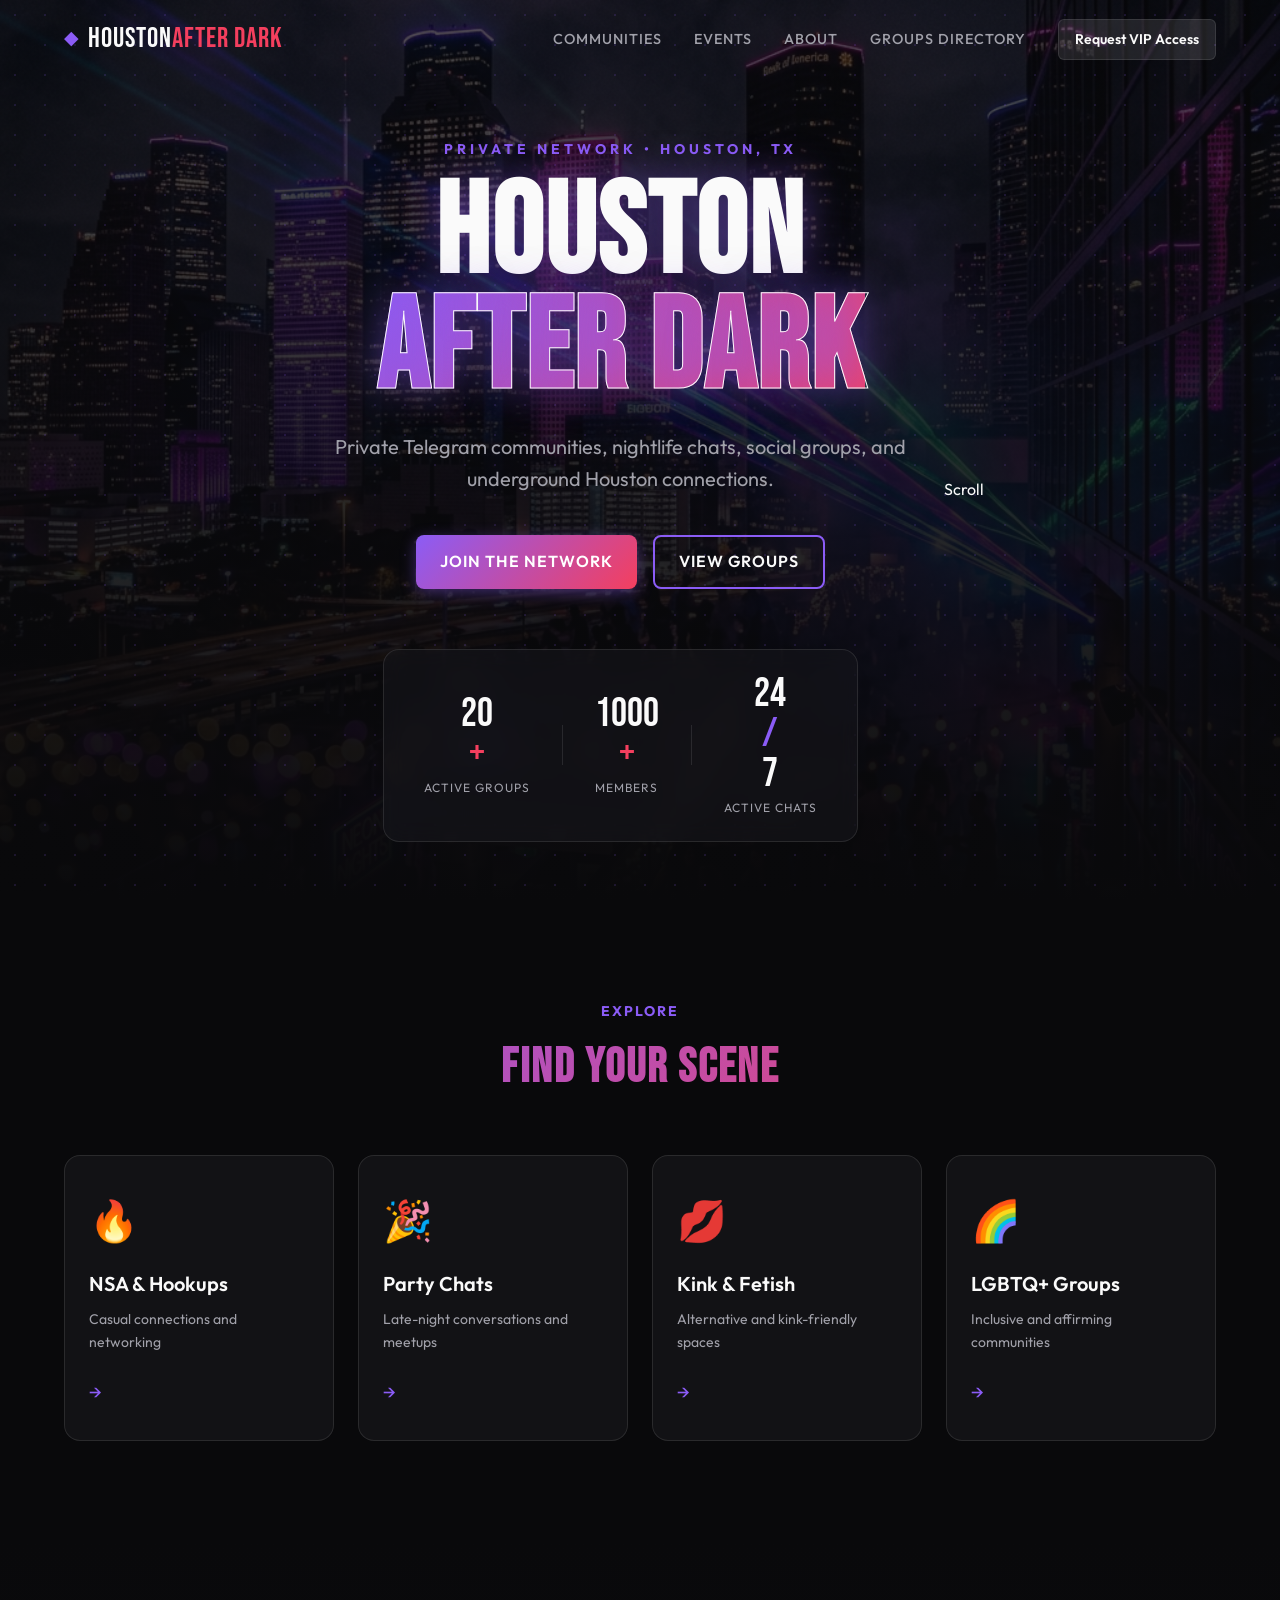
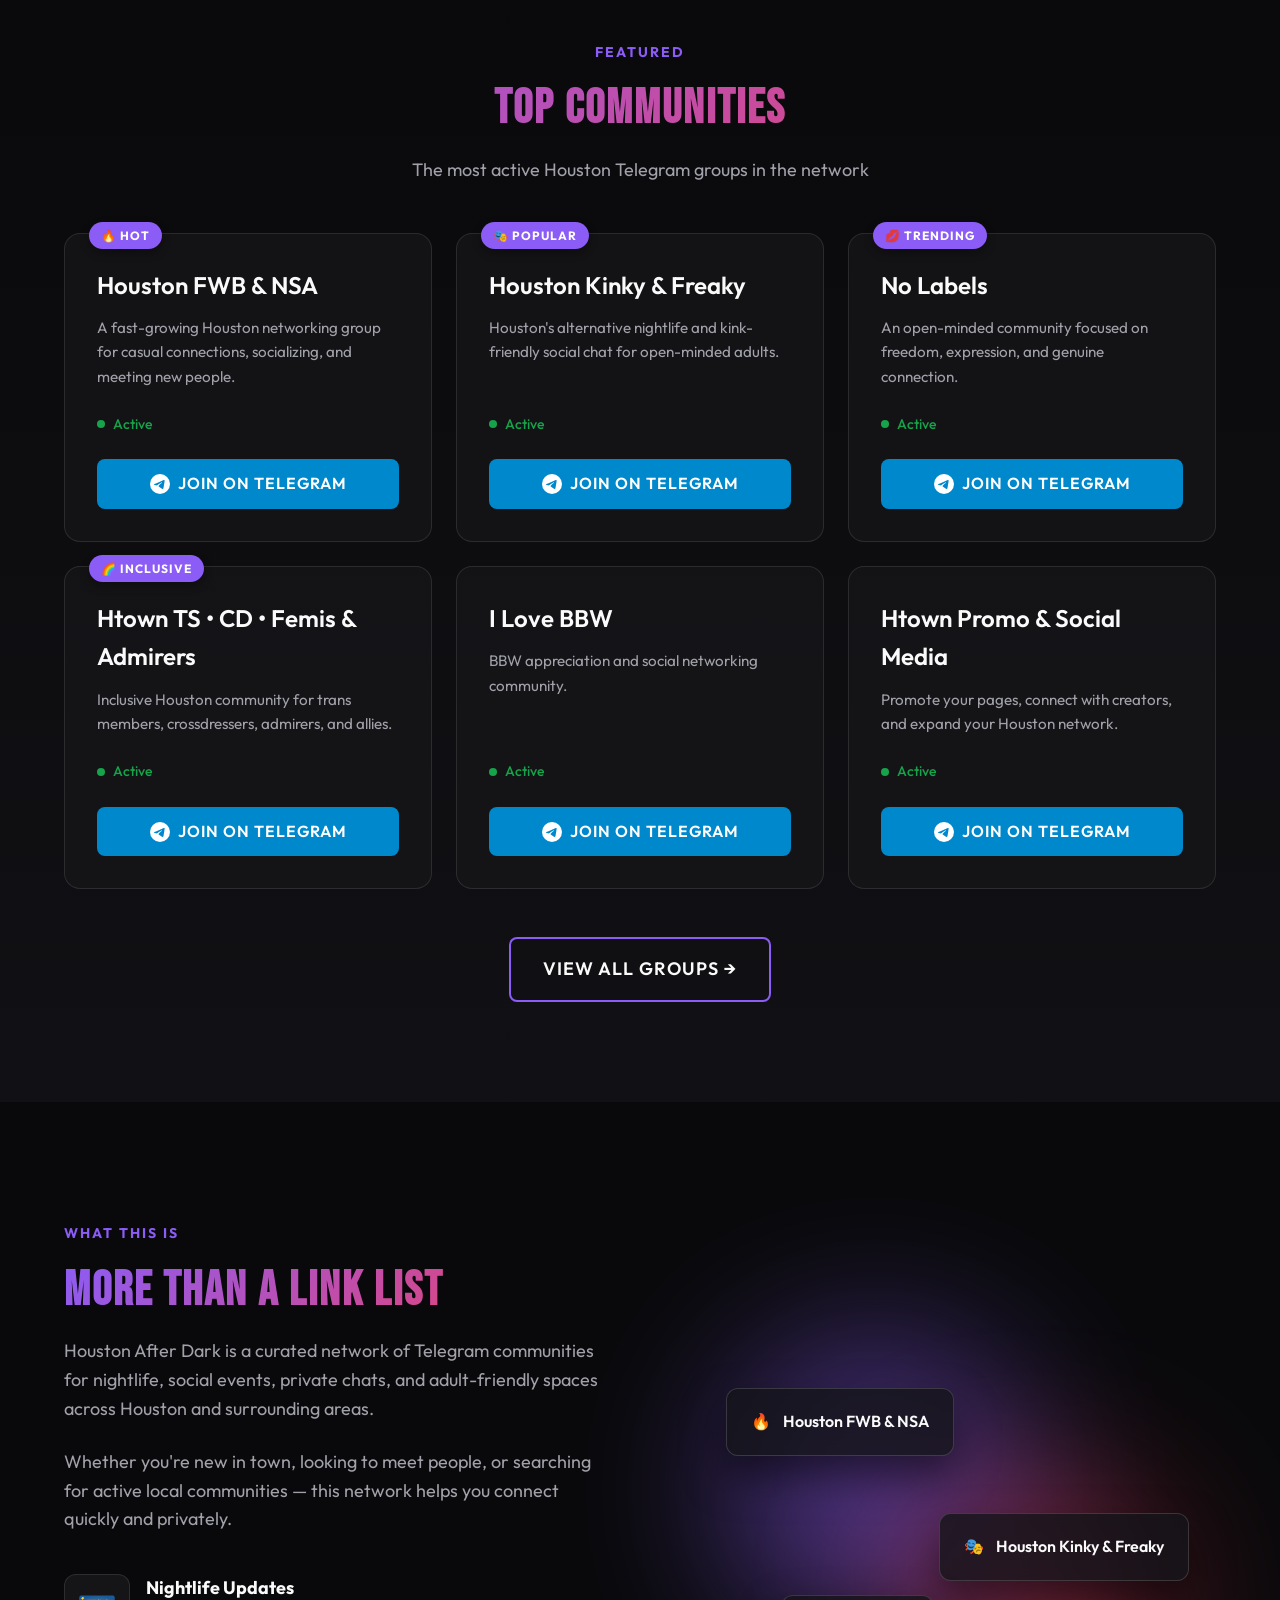
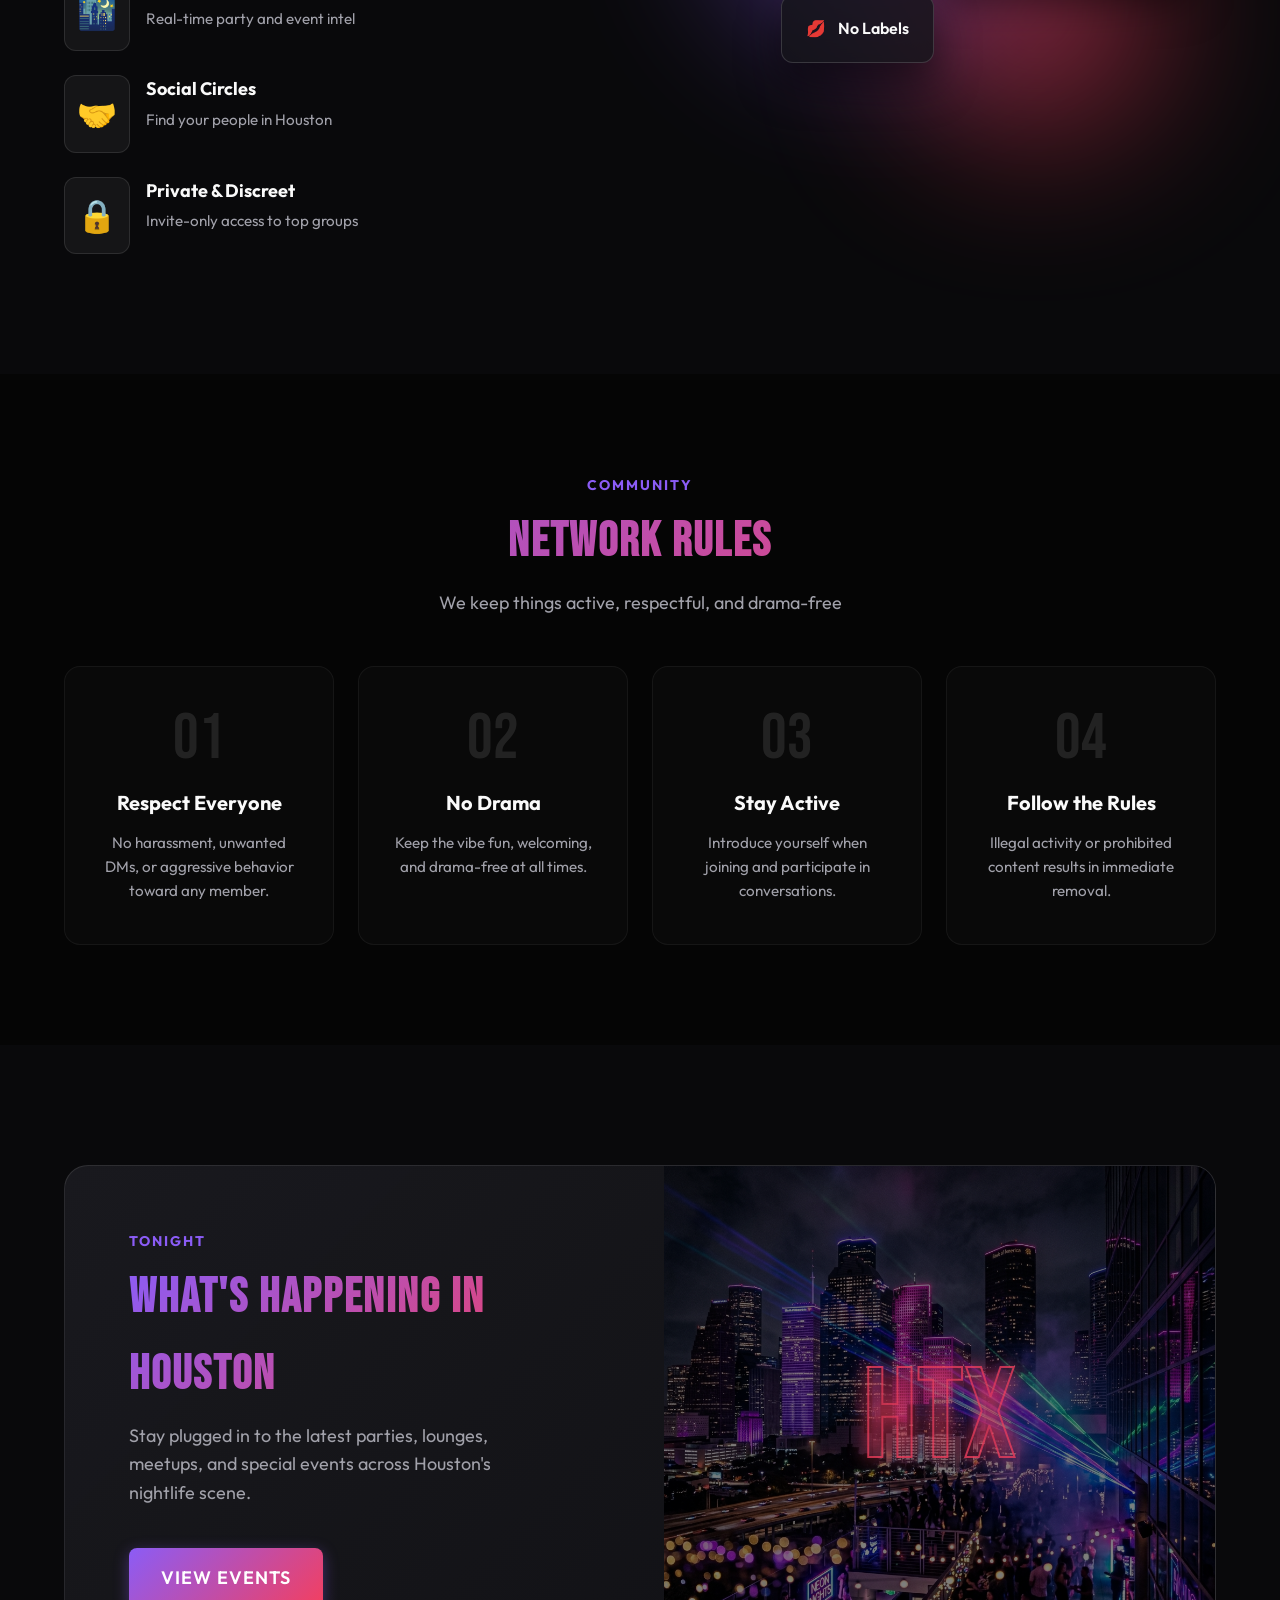
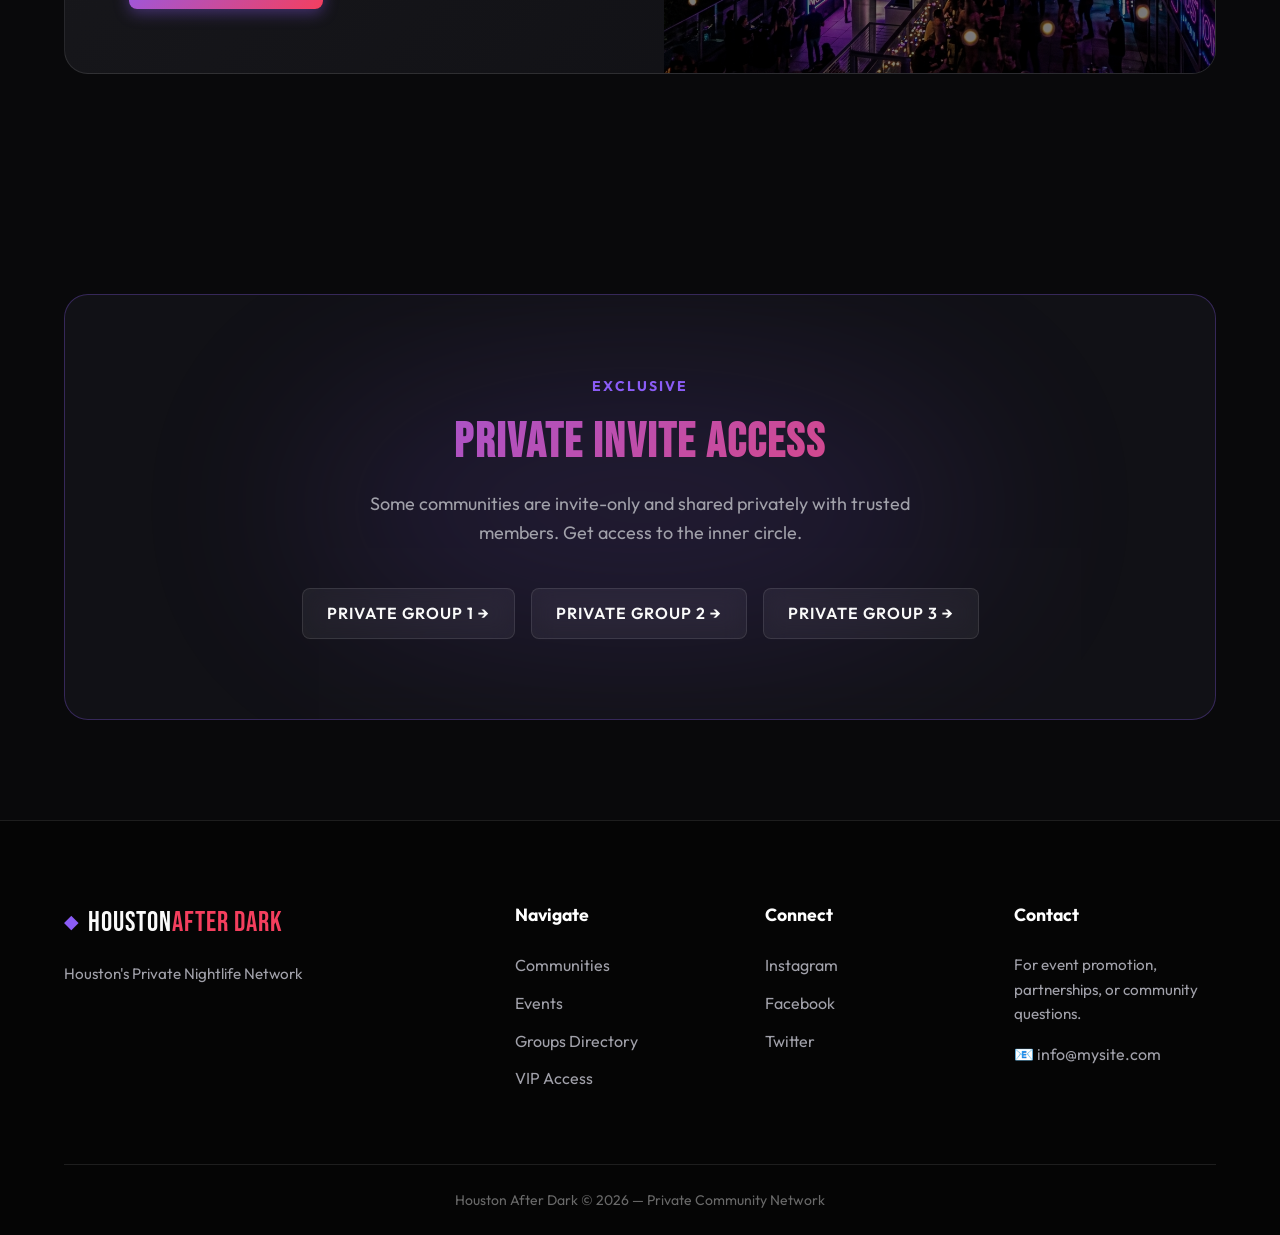
<file: index.html>
<!DOCTYPE html>
<html lang="en">
<head>
    <meta charset="UTF-8">
    <meta name="viewport" content="width=device-width, initial-scale=1.0">
    <title>Houston After Dark — Private Nightlife Network</title>
    <meta name="description" content="Houston's private nightlife network. Telegram communities, events, social groups, and underground Houston connections. Find your crowd after dark.">
    <link rel="preconnect" href="https://fonts.googleapis.com">
    <link rel="preconnect" href="https://fonts.gstatic.com" crossorigin>
    <link href="https://fonts.googleapis.com/css2?family=Bebas+Neue&family=Outfit:wght@300;400;500;600;700;900&display=swap" rel="stylesheet">
    <link rel="stylesheet" href="styles.css">
</head>
<body>

    <!-- ═══════════ NAVIGATION ═══════════ -->
    <nav class="nav" id="main-nav">
        <div class="nav__inner">
            <a href="index.html" class="nav__logo" id="nav-logo">
                <span class="nav__logo-icon">◆</span>
                <span class="nav__logo-text">HOUSTON<span class="accent">AFTER DARK</span></span>
            </a>
            <div class="nav__links" id="nav-links">
                <a href="#featured" class="nav__link">Communities</a>
                <a href="#events" class="nav__link">Events</a>
                <a href="#about" class="nav__link">About</a>
                <a href="groups.html" class="nav__link">Groups Directory</a>
                <a href="#vip" class="nav__cta" id="nav-cta">Request VIP Access</a>
            </div>
            <button class="nav__burger" id="nav-burger" aria-label="Toggle menu">
                <span></span><span></span><span></span>
            </button>
        </div>
    </nav>

    <!-- ═══════════ HERO ═══════════ -->
    <section class="hero" id="hero">
        <div class="hero__bg">
            <img src="hero-home.png" alt="Houston skyline at night" class="hero__bg-img" loading="eager">
            <div class="hero__overlay"></div>
        </div>
        <div class="hero__particles" id="hero-particles"></div>
        <div class="hero__content">
            <p class="hero__tag">PRIVATE NETWORK • HOUSTON, TX</p>
            <h1 class="hero__title" id="hero-title">
                HOUSTON<br>
                <span class="hero__title-accent">AFTER DARK</span>
            </h1>
            <p class="hero__sub">Private Telegram communities, nightlife chats, social groups, and underground Houston connections.</p>
            <div class="hero__actions">
                <a href="#featured" class="btn btn--primary" id="hero-join">
                    <span class="btn__glow"></span>
                    JOIN THE NETWORK
                </a>
                <a href="groups.html" class="btn btn--outline" id="hero-groups">VIEW GROUPS</a>
            </div>
            <div class="hero__stats">
                <div class="hero__stat">
                    <span class="hero__stat-num" data-count="20">0</span><span class="hero__stat-plus">+</span>
                    <span class="hero__stat-label">Active Groups</span>
                </div>
                <div class="hero__stat-divider"></div>
                <div class="hero__stat">
                    <span class="hero__stat-num" data-count="1000">0</span><span class="hero__stat-plus">+</span>
                    <span class="hero__stat-label">Members</span>
                </div>
                <div class="hero__stat-divider"></div>
                <div class="hero__stat">
                    <span class="hero__stat-num" data-count="24">0</span><span class="hero__stat-slash">/</span><span class="hero__stat-num2">7</span>
                    <span class="hero__stat-label">Active Chats</span>
                </div>
            </div>
        </div>
        <div class="hero__scroll" id="hero-scroll">
            <span>Scroll</span>
            <div class="hero__scroll-line"></div>
        </div>
    </section>

    <!-- ═══════════ QUICK ACCESS CATEGORIES ═══════════ -->
    <section class="categories" id="categories">
        <div class="container">
            <div class="section-header">
                <span class="section-tag">EXPLORE</span>
                <h2 class="section-title">Find Your Scene</h2>
            </div>
            <div class="categories__grid">
                <a href="groups.html#featured" class="category-card" id="cat-nightlife">
                    <div class="category-card__icon">🔥</div>
                    <div class="category-card__glow"></div>
                    <h3 class="category-card__title">NSA & Hookups</h3>
                    <p class="category-card__desc">Casual connections and networking</p>
                    <span class="category-card__arrow">→</span>
                </a>
                <a href="groups.html#featured" class="category-card" id="cat-party">
                    <div class="category-card__icon">🎉</div>
                    <div class="category-card__glow"></div>
                    <h3 class="category-card__title">Party Chats</h3>
                    <p class="category-card__desc">Late-night conversations and meetups</p>
                    <span class="category-card__arrow">→</span>
                </a>
                <a href="groups.html#featured" class="category-card" id="cat-kink">
                    <div class="category-card__icon">💋</div>
                    <div class="category-card__glow"></div>
                    <h3 class="category-card__title">Kink & Fetish</h3>
                    <p class="category-card__desc">Alternative and kink-friendly spaces</p>
                    <span class="category-card__arrow">→</span>
                </a>
                <a href="groups.html#featured" class="category-card" id="cat-lgbtq">
                    <div class="category-card__icon">🌈</div>
                    <div class="category-card__glow"></div>
                    <h3 class="category-card__title">LGBTQ+ Groups</h3>
                    <p class="category-card__desc">Inclusive and affirming communities</p>
                    <span class="category-card__arrow">→</span>
                </a>
            </div>
        </div>
    </section>

    <!-- ═══════════ FEATURED COMMUNITIES ═══════════ -->
    <section class="featured" id="featured">
        <div class="container">
            <div class="section-header">
                <span class="section-tag">FEATURED</span>
                <h2 class="section-title">Top Communities</h2>
                <p class="section-sub">The most active Houston Telegram groups in the network</p>
            </div>
            <div class="featured__grid">
                <div class="group-card" id="group-fwb">
                    <div class="group-card__badge">🔥 HOT</div>
                    <h3 class="group-card__name">Houston FWB & NSA</h3>
                    <p class="group-card__desc">A fast-growing Houston networking group for casual connections, socializing, and meeting new people.</p>
                    <div class="group-card__meta">
                        <span class="group-card__status"><span class="pulse"></span> Active</span>
                    </div>
                    <a href="https://t.me/HTOWN_FWB_AND_NSA" target="_blank" rel="noopener" class="btn btn--telegram" id="join-fwb">
                        <svg width="20" height="20" viewBox="0 0 24 24" fill="currentColor"><path d="M11.944 0A12 12 0 0 0 0 12a12 12 0 0 0 12 12 12 12 0 0 0 12-12A12 12 0 0 0 12 0a12 12 0 0 0-.056 0zm4.962 7.224c.1-.002.321.023.465.14a.506.506 0 0 1 .171.325c.016.093.036.306.02.472-.18 1.898-.962 6.502-1.36 8.627-.168.9-.499 1.201-.82 1.23-.696.065-1.225-.46-1.9-.902-1.056-.693-1.653-1.124-2.678-1.8-1.185-.78-.417-1.21.258-1.91.177-.184 3.247-2.977 3.307-3.23.007-.032.014-.15-.056-.212s-.174-.041-.249-.024c-.106.024-1.793 1.14-5.061 3.345-.48.33-.913.49-1.302.48-.428-.008-1.252-.241-1.865-.44-.752-.245-1.349-.374-1.297-.789.027-.216.325-.437.893-.663 3.498-1.524 5.83-2.529 6.998-3.014 3.332-1.386 4.025-1.627 4.476-1.635z"/></svg>
                        JOIN ON TELEGRAM
                    </a>
                </div>
                <div class="group-card" id="group-kinky">
                    <div class="group-card__badge">🎭 POPULAR</div>
                    <h3 class="group-card__name">Houston Kinky & Freaky</h3>
                    <p class="group-card__desc">Houston's alternative nightlife and kink-friendly social chat for open-minded adults.</p>
                    <div class="group-card__meta">
                        <span class="group-card__status"><span class="pulse"></span> Active</span>
                    </div>
                    <a href="https://t.me/HoustonKinkyFreaky" target="_blank" rel="noopener" class="btn btn--telegram" id="join-kinky">
                        <svg width="20" height="20" viewBox="0 0 24 24" fill="currentColor"><path d="M11.944 0A12 12 0 0 0 0 12a12 12 0 0 0 12 12 12 12 0 0 0 12-12A12 12 0 0 0 12 0a12 12 0 0 0-.056 0zm4.962 7.224c.1-.002.321.023.465.14a.506.506 0 0 1 .171.325c.016.093.036.306.02.472-.18 1.898-.962 6.502-1.36 8.627-.168.9-.499 1.201-.82 1.23-.696.065-1.225-.46-1.9-.902-1.056-.693-1.653-1.124-2.678-1.8-1.185-.78-.417-1.21.258-1.91.177-.184 3.247-2.977 3.307-3.23.007-.032.014-.15-.056-.212s-.174-.041-.249-.024c-.106.024-1.793 1.14-5.061 3.345-.48.33-.913.49-1.302.48-.428-.008-1.252-.241-1.865-.44-.752-.245-1.349-.374-1.297-.789.027-.216.325-.437.893-.663 3.498-1.524 5.83-2.529 6.998-3.014 3.332-1.386 4.025-1.627 4.476-1.635z"/></svg>
                        JOIN ON TELEGRAM
                    </a>
                </div>
                <div class="group-card" id="group-nolabels">
                    <div class="group-card__badge">💋 TRENDING</div>
                    <h3 class="group-card__name">No Labels</h3>
                    <p class="group-card__desc">An open-minded community focused on freedom, expression, and genuine connection.</p>
                    <div class="group-card__meta">
                        <span class="group-card__status"><span class="pulse"></span> Active</span>
                    </div>
                    <a href="https://t.me/joinchat/AAAAAFS-v-NO7dnykyyj-g" target="_blank" rel="noopener" class="btn btn--telegram" id="join-nolabels">
                        <svg width="20" height="20" viewBox="0 0 24 24" fill="currentColor"><path d="M11.944 0A12 12 0 0 0 0 12a12 12 0 0 0 12 12 12 12 0 0 0 12-12A12 12 0 0 0 12 0a12 12 0 0 0-.056 0zm4.962 7.224c.1-.002.321.023.465.14a.506.506 0 0 1 .171.325c.016.093.036.306.02.472-.18 1.898-.962 6.502-1.36 8.627-.168.9-.499 1.201-.82 1.23-.696.065-1.225-.46-1.9-.902-1.056-.693-1.653-1.124-2.678-1.8-1.185-.78-.417-1.21.258-1.91.177-.184 3.247-2.977 3.307-3.23.007-.032.014-.15-.056-.212s-.174-.041-.249-.024c-.106.024-1.793 1.14-5.061 3.345-.48.33-.913.49-1.302.48-.428-.008-1.252-.241-1.865-.44-.752-.245-1.349-.374-1.297-.789.027-.216.325-.437.893-.663 3.498-1.524 5.83-2.529 6.998-3.014 3.332-1.386 4.025-1.627 4.476-1.635z"/></svg>
                        JOIN ON TELEGRAM
                    </a>
                </div>
                <div class="group-card" id="group-ts">
                    <div class="group-card__badge">🌈 INCLUSIVE</div>
                    <h3 class="group-card__name">Htown TS • CD • Femis & Admirers</h3>
                    <p class="group-card__desc">Inclusive Houston community for trans members, crossdressers, admirers, and allies.</p>
                    <div class="group-card__meta">
                        <span class="group-card__status"><span class="pulse"></span> Active</span>
                    </div>
                    <a href="https://t.me/HtownTSCDFemis" target="_blank" rel="noopener" class="btn btn--telegram" id="join-ts">
                        <svg width="20" height="20" viewBox="0 0 24 24" fill="currentColor"><path d="M11.944 0A12 12 0 0 0 0 12a12 12 0 0 0 12 12 12 12 0 0 0 12-12A12 12 0 0 0 12 0a12 12 0 0 0-.056 0zm4.962 7.224c.1-.002.321.023.465.14a.506.506 0 0 1 .171.325c.016.093.036.306.02.472-.18 1.898-.962 6.502-1.36 8.627-.168.9-.499 1.201-.82 1.23-.696.065-1.225-.46-1.9-.902-1.056-.693-1.653-1.124-2.678-1.8-1.185-.78-.417-1.21.258-1.91.177-.184 3.247-2.977 3.307-3.23.007-.032.014-.15-.056-.212s-.174-.041-.249-.024c-.106.024-1.793 1.14-5.061 3.345-.48.33-.913.49-1.302.48-.428-.008-1.252-.241-1.865-.44-.752-.245-1.349-.374-1.297-.789.027-.216.325-.437.893-.663 3.498-1.524 5.83-2.529 6.998-3.014 3.332-1.386 4.025-1.627 4.476-1.635z"/></svg>
                        JOIN ON TELEGRAM
                    </a>
                </div>
                <div class="group-card" id="group-bbw">
                    <h3 class="group-card__name">I Love BBW</h3>
                    <p class="group-card__desc">BBW appreciation and social networking community.</p>
                    <div class="group-card__meta">
                        <span class="group-card__status"><span class="pulse"></span> Active</span>
                    </div>
                    <a href="https://t.me/ILuvBBWs" target="_blank" rel="noopener" class="btn btn--telegram" id="join-bbw">
                        <svg width="20" height="20" viewBox="0 0 24 24" fill="currentColor"><path d="M11.944 0A12 12 0 0 0 0 12a12 12 0 0 0 12 12 12 12 0 0 0 12-12A12 12 0 0 0 12 0a12 12 0 0 0-.056 0zm4.962 7.224c.1-.002.321.023.465.14a.506.506 0 0 1 .171.325c.016.093.036.306.02.472-.18 1.898-.962 6.502-1.36 8.627-.168.9-.499 1.201-.82 1.23-.696.065-1.225-.46-1.9-.902-1.056-.693-1.653-1.124-2.678-1.8-1.185-.78-.417-1.21.258-1.91.177-.184 3.247-2.977 3.307-3.23.007-.032.014-.15-.056-.212s-.174-.041-.249-.024c-.106.024-1.793 1.14-5.061 3.345-.48.33-.913.49-1.302.48-.428-.008-1.252-.241-1.865-.44-.752-.245-1.349-.374-1.297-.789.027-.216.325-.437.893-.663 3.498-1.524 5.83-2.529 6.998-3.014 3.332-1.386 4.025-1.627 4.476-1.635z"/></svg>
                        JOIN ON TELEGRAM
                    </a>
                </div>
                <div class="group-card" id="group-promo">
                    <h3 class="group-card__name">Htown Promo & Social Media</h3>
                    <p class="group-card__desc">Promote your pages, connect with creators, and expand your Houston network.</p>
                    <div class="group-card__meta">
                        <span class="group-card__status"><span class="pulse"></span> Active</span>
                    </div>
                    <a href="https://t.me/HTOWN_SEX_CHAT_SOCIALMEDIA_PROMO" target="_blank" rel="noopener" class="btn btn--telegram" id="join-promo">
                        <svg width="20" height="20" viewBox="0 0 24 24" fill="currentColor"><path d="M11.944 0A12 12 0 0 0 0 12a12 12 0 0 0 12 12 12 12 0 0 0 12-12A12 12 0 0 0 12 0a12 12 0 0 0-.056 0zm4.962 7.224c.1-.002.321.023.465.14a.506.506 0 0 1 .171.325c.016.093.036.306.02.472-.18 1.898-.962 6.502-1.36 8.627-.168.9-.499 1.201-.82 1.23-.696.065-1.225-.46-1.9-.902-1.056-.693-1.653-1.124-2.678-1.8-1.185-.78-.417-1.21.258-1.91.177-.184 3.247-2.977 3.307-3.23.007-.032.014-.15-.056-.212s-.174-.041-.249-.024c-.106.024-1.793 1.14-5.061 3.345-.48.33-.913.49-1.302.48-.428-.008-1.252-.241-1.865-.44-.752-.245-1.349-.374-1.297-.789.027-.216.325-.437.893-.663 3.498-1.524 5.83-2.529 6.998-3.014 3.332-1.386 4.025-1.627 4.476-1.635z"/></svg>
                        JOIN ON TELEGRAM
                    </a>
                </div>
            </div>
            <div class="featured__cta">
                <a href="groups.html" class="btn btn--outline btn--lg" id="view-all-groups">VIEW ALL GROUPS →</a>
            </div>
        </div>
    </section>

    <!-- ═══════════ ABOUT ═══════════ -->
    <section class="about" id="about">
        <div class="container">
            <div class="about__grid">
                <div class="about__text">
                    <span class="section-tag">WHAT THIS IS</span>
                    <h2 class="section-title">More Than a Link List</h2>
                    <p class="about__desc">Houston After Dark is a curated network of Telegram communities for nightlife, social events, private chats, and adult-friendly spaces across Houston and surrounding areas.</p>
                    <p class="about__desc">Whether you're new in town, looking to meet people, or searching for active local communities — this network helps you connect quickly and privately.</p>
                    <div class="about__highlights">
                        <div class="about__highlight">
                            <span class="about__highlight-icon">🌃</span>
                            <div>
                                <strong>Nightlife Updates</strong>
                                <p>Real-time party and event intel</p>
                            </div>
                        </div>
                        <div class="about__highlight">
                            <span class="about__highlight-icon">🤝</span>
                            <div>
                                <strong>Social Circles</strong>
                                <p>Find your people in Houston</p>
                            </div>
                        </div>
                        <div class="about__highlight">
                            <span class="about__highlight-icon">🔒</span>
                            <div>
                                <strong>Private & Discreet</strong>
                                <p>Invite-only access to top groups</p>
                            </div>
                        </div>
                    </div>
                </div>
                <div class="about__visual">
                    <div class="about__glow-orb about__glow-orb--1"></div>
                    <div class="about__glow-orb about__glow-orb--2"></div>
                    <div class="about__card-stack">
                        <div class="about__floating-card about__floating-card--1">
                            <span>🔥</span> Houston FWB & NSA
                        </div>
                        <div class="about__floating-card about__floating-card--2">
                            <span>🎭</span> Houston Kinky & Freaky
                        </div>
                        <div class="about__floating-card about__floating-card--3">
                            <span>💋</span> No Labels
                        </div>
                    </div>
                </div>
            </div>
        </div>
    </section>

    <!-- ═══════════ RULES ═══════════ -->
    <section class="rules" id="rules">
        <div class="container">
            <div class="section-header">
                <span class="section-tag">COMMUNITY</span>
                <h2 class="section-title">Network Rules</h2>
                <p class="section-sub">We keep things active, respectful, and drama-free</p>
            </div>
            <div class="rules__grid">
                <div class="rule-card" id="rule-1">
                    <div class="rule-card__num">01</div>
                    <h3 class="rule-card__title">Respect Everyone</h3>
                    <p class="rule-card__desc">No harassment, unwanted DMs, or aggressive behavior toward any member.</p>
                </div>
                <div class="rule-card" id="rule-2">
                    <div class="rule-card__num">02</div>
                    <h3 class="rule-card__title">No Drama</h3>
                    <p class="rule-card__desc">Keep the vibe fun, welcoming, and drama-free at all times.</p>
                </div>
                <div class="rule-card" id="rule-3">
                    <div class="rule-card__num">03</div>
                    <h3 class="rule-card__title">Stay Active</h3>
                    <p class="rule-card__desc">Introduce yourself when joining and participate in conversations.</p>
                </div>
                <div class="rule-card" id="rule-4">
                    <div class="rule-card__num">04</div>
                    <h3 class="rule-card__title">Follow the Rules</h3>
                    <p class="rule-card__desc">Illegal activity or prohibited content results in immediate removal.</p>
                </div>
            </div>
        </div>
    </section>

    <!-- ═══════════ EVENTS ═══════════ -->
    <section class="events" id="events">
        <div class="container">
            <div class="events__inner">
                <div class="events__content">
                    <span class="section-tag">TONIGHT</span>
                    <h2 class="section-title">What's Happening in Houston</h2>
                    <p class="events__desc">Stay plugged in to the latest parties, lounges, meetups, and special events across Houston's nightlife scene.</p>
                    <a href="https://dominiquezhee.wixsite.com/events" class="btn btn--primary btn--lg" id="view-events">
                        <span class="btn__glow"></span>
                        VIEW EVENTS
                    </a>
                </div>
                <div class="events__visual">
                    <div class="events__neon-text">HTX</div>
                </div>
            </div>
        </div>
    </section>

    <!-- ═══════════ VIP ACCESS ═══════════ -->
    <section class="vip" id="vip">
        <div class="container">
            <div class="vip__card">
                <div class="vip__glow"></div>
                <span class="section-tag">EXCLUSIVE</span>
                <h2 class="section-title">Private Invite Access</h2>
                <p class="vip__desc">Some communities are invite-only and shared privately with trusted members. Get access to the inner circle.</p>
                <div class="vip__links">
                    <a href="https://t.me/+eC9-ALd8FtlmZmVh" target="_blank" rel="noopener" class="btn btn--ghost" id="vip-link-1">Private Group 1 →</a>
                    <a href="https://t.me/+Uf8oEkD2yD9VW_wR" target="_blank" rel="noopener" class="btn btn--ghost" id="vip-link-2">Private Group 2 →</a>
                    <a href="https://t.me/+UTqgcRJoHqHQQ6hC" target="_blank" rel="noopener" class="btn btn--ghost" id="vip-link-3">Private Group 3 →</a>
                </div>
            </div>
        </div>
    </section>

    <!-- ═══════════ FOOTER ═══════════ -->
    <footer class="footer" id="footer">
        <div class="container">
            <div class="footer__grid">
                <div class="footer__brand">
                    <div class="nav__logo">
                        <span class="nav__logo-icon">◆</span>
                        <span class="nav__logo-text">HOUSTON<span class="accent">AFTER DARK</span></span>
                    </div>
                    <p class="footer__tagline">Houston's Private Nightlife Network</p>
                </div>
                <div class="footer__col">
                    <h4 class="footer__heading">Navigate</h4>
                    <a href="#featured" class="footer__link">Communities</a>
                    <a href="#events" class="footer__link">Events</a>
                    <a href="groups.html" class="footer__link">Groups Directory</a>
                    <a href="#vip" class="footer__link">VIP Access</a>
                </div>
                <div class="footer__col">
                    <h4 class="footer__heading">Connect</h4>
                    <a href="https://www.instagram.com/DominiqueZhee2" target="_blank" rel="noopener" class="footer__link">Instagram</a>
                    <a href="https://www.facebook.com/pinky.galore37" target="_blank" rel="noopener" class="footer__link">Facebook</a>
                    <a href="https://www.twitter.com/Zhee_Dominique" target="_blank" rel="noopener" class="footer__link">Twitter</a>
                </div>
                <div class="footer__col">
                    <h4 class="footer__heading">Contact</h4>
                    <p class="footer__text">For event promotion, partnerships, or community questions.</p>
                    <a href="mailto:info@mysite.com" class="footer__link">📧 info@mysite.com</a>
                </div>
            </div>
            <div class="footer__bottom">
                <p>Houston After Dark © 2026 — Private Community Network</p>
            </div>
        </div>
    </footer>

    <script src="main.js"></script>
</body>
</html>
</file>
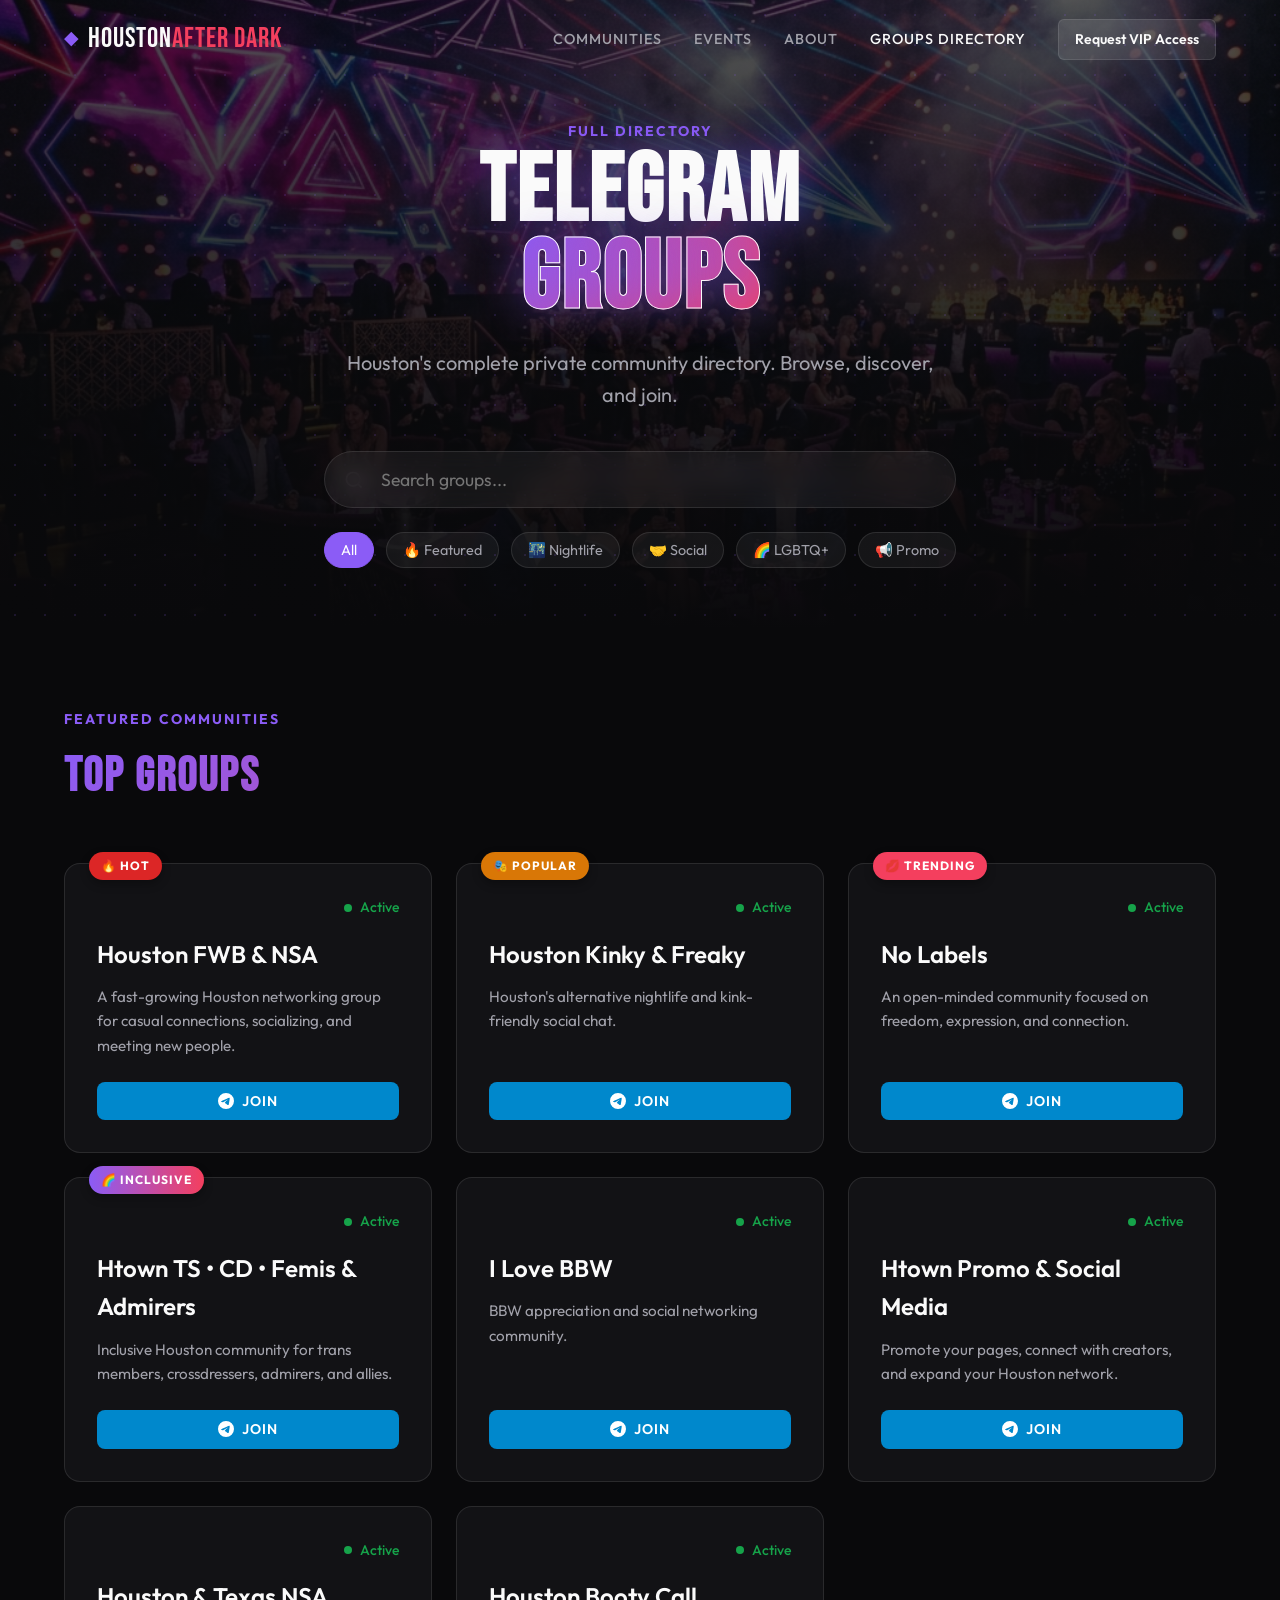
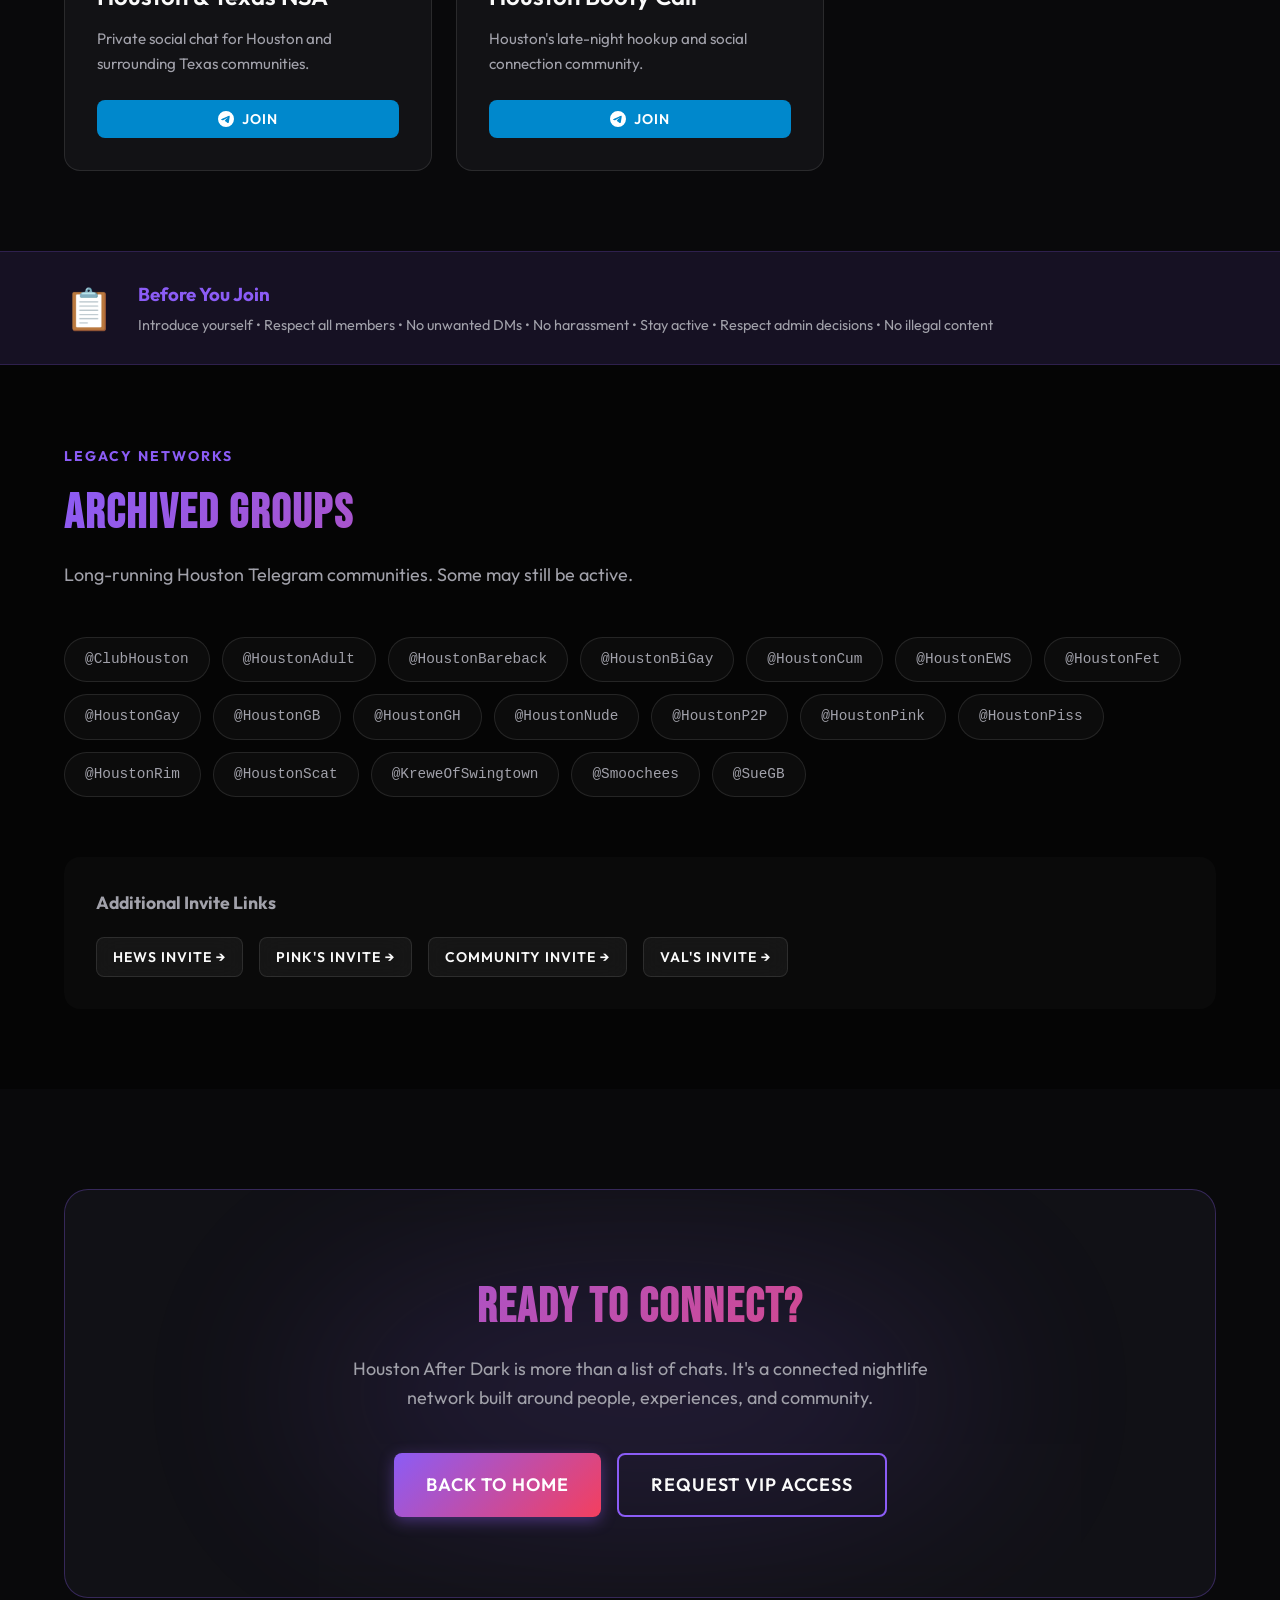
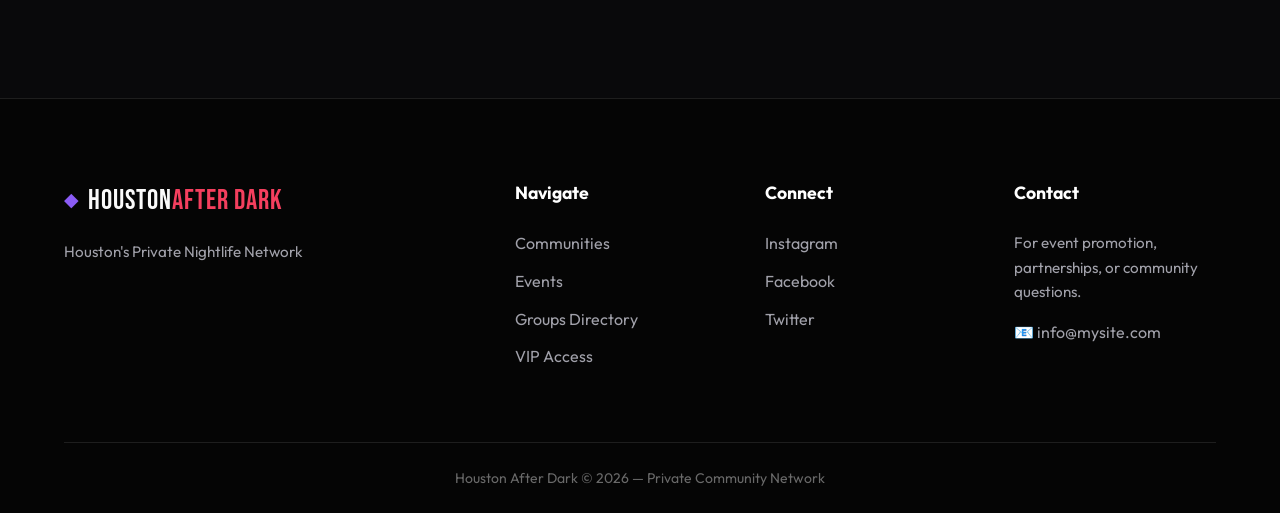
<file: groups.html>
<!DOCTYPE html>
<html lang="en">
<head>
    <meta charset="UTF-8">
    <meta name="viewport" content="width=device-width, initial-scale=1.0">
    <title>Groups Directory — Houston After Dark</title>
    <meta name="description" content="Full directory of Houston Telegram communities. Browse featured groups, party chats, adult-friendly spaces, and legacy networks across the Houston area.">
    <link rel="preconnect" href="https://fonts.googleapis.com">
    <link rel="preconnect" href="https://fonts.gstatic.com" crossorigin>
    <link href="https://fonts.googleapis.com/css2?family=Bebas+Neue&family=Outfit:wght@300;400;500;600;700;900&display=swap" rel="stylesheet">
    <link rel="stylesheet" href="styles.css">
</head>
<body>

    <!-- ═══════════ NAVIGATION ═══════════ -->
    <nav class="nav" id="main-nav">
        <div class="nav__inner">
            <a href="index.html" class="nav__logo" id="nav-logo-groups">
                <span class="nav__logo-icon">◆</span>
                <span class="nav__logo-text">HOUSTON<span class="accent">AFTER DARK</span></span>
            </a>
            <div class="nav__links" id="nav-links-groups">
                <a href="index.html#featured" class="nav__link">Communities</a>
                <a href="index.html#events" class="nav__link">Events</a>
                <a href="index.html#about" class="nav__link">About</a>
                <a href="groups.html" class="nav__link nav__link--active">Groups Directory</a>
                <a href="index.html#vip" class="nav__cta" id="nav-cta-groups">Request VIP Access</a>
            </div>
            <button class="nav__burger" id="nav-burger-groups" aria-label="Toggle menu">
                <span></span><span></span><span></span>
            </button>
        </div>
    </nav>

    <!-- ═══════════ GROUPS HERO ═══════════ -->
    <section class="groups-hero" id="groups-hero">
        <div class="hero__bg">
            <img src="hero-groups.png" alt="VIP nightclub interior" class="hero__bg-img" loading="eager">
            <div class="hero__overlay"></div>
        </div>
        <div class="hero__particles" id="groups-particles"></div>
        <div class="groups-hero__content">
            <span class="section-tag">FULL DIRECTORY</span>
            <h1 class="hero__title hero__title--sm">
                TELEGRAM<br>
                <span class="hero__title-accent">GROUPS</span>
            </h1>
            <p class="hero__sub">Houston's complete private community directory. Browse, discover, and join.</p>

            <!-- SEARCH / FILTER BAR -->
            <div class="groups-search" id="groups-search">
                <div class="groups-search__bar">
                    <svg class="groups-search__icon" width="20" height="20" viewBox="0 0 24 24" fill="none" stroke="currentColor" stroke-width="2"><circle cx="11" cy="11" r="8"/><path d="M21 21l-4.35-4.35"/></svg>
                    <input type="text" id="search-input" class="groups-search__input" placeholder="Search groups..." autocomplete="off">
                </div>
                <div class="groups-search__filters" id="search-filters">
                    <button class="filter-btn filter-btn--active" data-filter="all" id="filter-all">All</button>
                    <button class="filter-btn" data-filter="featured" id="filter-featured">🔥 Featured</button>
                    <button class="filter-btn" data-filter="nightlife" id="filter-nightlife">🌃 Nightlife</button>
                    <button class="filter-btn" data-filter="social" id="filter-social">🤝 Social</button>
                    <button class="filter-btn" data-filter="lgbtq" id="filter-lgbtq">🌈 LGBTQ+</button>
                    <button class="filter-btn" data-filter="promo" id="filter-promo">📢 Promo</button>
                </div>
            </div>
        </div>
    </section>

    <!-- ═══════════ FEATURED GROUPS ═══════════ -->
    <section class="dir-section" id="featured">
        <div class="container">
            <div class="section-header section-header--left">
                <span class="section-tag">FEATURED COMMUNITIES</span>
                <h2 class="section-title">Top Groups</h2>
            </div>
            <div class="dir-grid" id="dir-featured-grid">

                <div class="dir-card" data-category="featured nightlife social" data-name="houston fwb nsa" id="dir-fwb">
                    <div class="dir-card__header">
                        <div class="dir-card__badge dir-card__badge--hot">🔥 HOT</div>
                        <span class="dir-card__status"><span class="pulse"></span>Active</span>
                    </div>
                    <h3 class="dir-card__name">Houston FWB & NSA</h3>
                    <p class="dir-card__desc">A fast-growing Houston networking group for casual connections, socializing, and meeting new people.</p>
                    <a href="https://t.me/HTOWN_FWB_AND_NSA" target="_blank" rel="noopener" class="btn btn--telegram btn--sm" id="dir-join-fwb">
                        <svg width="16" height="16" viewBox="0 0 24 24" fill="currentColor"><path d="M11.944 0A12 12 0 0 0 0 12a12 12 0 0 0 12 12 12 12 0 0 0 12-12A12 12 0 0 0 12 0a12 12 0 0 0-.056 0zm4.962 7.224c.1-.002.321.023.465.14a.506.506 0 0 1 .171.325c.016.093.036.306.02.472-.18 1.898-.962 6.502-1.36 8.627-.168.9-.499 1.201-.82 1.23-.696.065-1.225-.46-1.9-.902-1.056-.693-1.653-1.124-2.678-1.8-1.185-.78-.417-1.21.258-1.91.177-.184 3.247-2.977 3.307-3.23.007-.032.014-.15-.056-.212s-.174-.041-.249-.024c-.106.024-1.793 1.14-5.061 3.345-.48.33-.913.49-1.302.48-.428-.008-1.252-.241-1.865-.44-.752-.245-1.349-.374-1.297-.789.027-.216.325-.437.893-.663 3.498-1.524 5.83-2.529 6.998-3.014 3.332-1.386 4.025-1.627 4.476-1.635z"/></svg>
                        JOIN
                    </a>
                </div>

                <div class="dir-card" data-category="featured nightlife" data-name="houston kinky freaky" id="dir-kinky">
                    <div class="dir-card__header">
                        <div class="dir-card__badge dir-card__badge--popular">🎭 POPULAR</div>
                        <span class="dir-card__status"><span class="pulse"></span>Active</span>
                    </div>
                    <h3 class="dir-card__name">Houston Kinky & Freaky</h3>
                    <p class="dir-card__desc">Houston's alternative nightlife and kink-friendly social chat.</p>
                    <a href="https://t.me/HoustonKinkyFreaky" target="_blank" rel="noopener" class="btn btn--telegram btn--sm" id="dir-join-kinky">
                        <svg width="16" height="16" viewBox="0 0 24 24" fill="currentColor"><path d="M11.944 0A12 12 0 0 0 0 12a12 12 0 0 0 12 12 12 12 0 0 0 12-12A12 12 0 0 0 12 0a12 12 0 0 0-.056 0zm4.962 7.224c.1-.002.321.023.465.14a.506.506 0 0 1 .171.325c.016.093.036.306.02.472-.18 1.898-.962 6.502-1.36 8.627-.168.9-.499 1.201-.82 1.23-.696.065-1.225-.46-1.9-.902-1.056-.693-1.653-1.124-2.678-1.8-1.185-.78-.417-1.21.258-1.91.177-.184 3.247-2.977 3.307-3.23.007-.032.014-.15-.056-.212s-.174-.041-.249-.024c-.106.024-1.793 1.14-5.061 3.345-.48.33-.913.49-1.302.48-.428-.008-1.252-.241-1.865-.44-.752-.245-1.349-.374-1.297-.789.027-.216.325-.437.893-.663 3.498-1.524 5.83-2.529 6.998-3.014 3.332-1.386 4.025-1.627 4.476-1.635z"/></svg>
                        JOIN
                    </a>
                </div>

                <div class="dir-card" data-category="featured social" data-name="no labels" id="dir-nolabels">
                    <div class="dir-card__header">
                        <div class="dir-card__badge dir-card__badge--trending">💋 TRENDING</div>
                        <span class="dir-card__status"><span class="pulse"></span>Active</span>
                    </div>
                    <h3 class="dir-card__name">No Labels</h3>
                    <p class="dir-card__desc">An open-minded community focused on freedom, expression, and connection.</p>
                    <a href="https://t.me/joinchat/AAAAAFS-v-NO7dnykyyj-g" target="_blank" rel="noopener" class="btn btn--telegram btn--sm" id="dir-join-nolabels">
                        <svg width="16" height="16" viewBox="0 0 24 24" fill="currentColor"><path d="M11.944 0A12 12 0 0 0 0 12a12 12 0 0 0 12 12 12 12 0 0 0 12-12A12 12 0 0 0 12 0a12 12 0 0 0-.056 0zm4.962 7.224c.1-.002.321.023.465.14a.506.506 0 0 1 .171.325c.016.093.036.306.02.472-.18 1.898-.962 6.502-1.36 8.627-.168.9-.499 1.201-.82 1.23-.696.065-1.225-.46-1.9-.902-1.056-.693-1.653-1.124-2.678-1.8-1.185-.78-.417-1.21.258-1.91.177-.184 3.247-2.977 3.307-3.23.007-.032.014-.15-.056-.212s-.174-.041-.249-.024c-.106.024-1.793 1.14-5.061 3.345-.48.33-.913.49-1.302.48-.428-.008-1.252-.241-1.865-.44-.752-.245-1.349-.374-1.297-.789.027-.216.325-.437.893-.663 3.498-1.524 5.83-2.529 6.998-3.014 3.332-1.386 4.025-1.627 4.476-1.635z"/></svg>
                        JOIN
                    </a>
                </div>

                <div class="dir-card" data-category="featured lgbtq social" data-name="htown ts cd femis admirers" id="dir-ts">
                    <div class="dir-card__header">
                        <div class="dir-card__badge dir-card__badge--inclusive">🌈 INCLUSIVE</div>
                        <span class="dir-card__status"><span class="pulse"></span>Active</span>
                    </div>
                    <h3 class="dir-card__name">Htown TS • CD • Femis & Admirers</h3>
                    <p class="dir-card__desc">Inclusive Houston community for trans members, crossdressers, admirers, and allies.</p>
                    <a href="https://t.me/HtownTSCDFemis" target="_blank" rel="noopener" class="btn btn--telegram btn--sm" id="dir-join-ts">
                        <svg width="16" height="16" viewBox="0 0 24 24" fill="currentColor"><path d="M11.944 0A12 12 0 0 0 0 12a12 12 0 0 0 12 12 12 12 0 0 0 12-12A12 12 0 0 0 12 0a12 12 0 0 0-.056 0zm4.962 7.224c.1-.002.321.023.465.14a.506.506 0 0 1 .171.325c.016.093.036.306.02.472-.18 1.898-.962 6.502-1.36 8.627-.168.9-.499 1.201-.82 1.23-.696.065-1.225-.46-1.9-.902-1.056-.693-1.653-1.124-2.678-1.8-1.185-.78-.417-1.21.258-1.91.177-.184 3.247-2.977 3.307-3.23.007-.032.014-.15-.056-.212s-.174-.041-.249-.024c-.106.024-1.793 1.14-5.061 3.345-.48.33-.913.49-1.302.48-.428-.008-1.252-.241-1.865-.44-.752-.245-1.349-.374-1.297-.789.027-.216.325-.437.893-.663 3.498-1.524 5.83-2.529 6.998-3.014 3.332-1.386 4.025-1.627 4.476-1.635z"/></svg>
                        JOIN
                    </a>
                </div>

                <div class="dir-card" data-category="featured social" data-name="i love bbw" id="dir-bbw">
                    <div class="dir-card__header">
                        <span class="dir-card__status"><span class="pulse"></span>Active</span>
                    </div>
                    <h3 class="dir-card__name">I Love BBW</h3>
                    <p class="dir-card__desc">BBW appreciation and social networking community.</p>
                    <a href="https://t.me/ILuvBBWs" target="_blank" rel="noopener" class="btn btn--telegram btn--sm" id="dir-join-bbw">
                        <svg width="16" height="16" viewBox="0 0 24 24" fill="currentColor"><path d="M11.944 0A12 12 0 0 0 0 12a12 12 0 0 0 12 12 12 12 0 0 0 12-12A12 12 0 0 0 12 0a12 12 0 0 0-.056 0zm4.962 7.224c.1-.002.321.023.465.14a.506.506 0 0 1 .171.325c.016.093.036.306.02.472-.18 1.898-.962 6.502-1.36 8.627-.168.9-.499 1.201-.82 1.23-.696.065-1.225-.46-1.9-.902-1.056-.693-1.653-1.124-2.678-1.8-1.185-.78-.417-1.21.258-1.91.177-.184 3.247-2.977 3.307-3.23.007-.032.014-.15-.056-.212s-.174-.041-.249-.024c-.106.024-1.793 1.14-5.061 3.345-.48.33-.913.49-1.302.48-.428-.008-1.252-.241-1.865-.44-.752-.245-1.349-.374-1.297-.789.027-.216.325-.437.893-.663 3.498-1.524 5.83-2.529 6.998-3.014 3.332-1.386 4.025-1.627 4.476-1.635z"/></svg>
                        JOIN
                    </a>
                </div>

                <div class="dir-card" data-category="featured promo social" data-name="htown promo social media network" id="dir-promo">
                    <div class="dir-card__header">
                        <span class="dir-card__status"><span class="pulse"></span>Active</span>
                    </div>
                    <h3 class="dir-card__name">Htown Promo & Social Media</h3>
                    <p class="dir-card__desc">Promote your pages, connect with creators, and expand your Houston network.</p>
                    <a href="https://t.me/HTOWN_SEX_CHAT_SOCIALMEDIA_PROMO" target="_blank" rel="noopener" class="btn btn--telegram btn--sm" id="dir-join-promo">
                        <svg width="16" height="16" viewBox="0 0 24 24" fill="currentColor"><path d="M11.944 0A12 12 0 0 0 0 12a12 12 0 0 0 12 12 12 12 0 0 0 12-12A12 12 0 0 0 12 0a12 12 0 0 0-.056 0zm4.962 7.224c.1-.002.321.023.465.14a.506.506 0 0 1 .171.325c.016.093.036.306.02.472-.18 1.898-.962 6.502-1.36 8.627-.168.9-.499 1.201-.82 1.23-.696.065-1.225-.46-1.9-.902-1.056-.693-1.653-1.124-2.678-1.8-1.185-.78-.417-1.21.258-1.91.177-.184 3.247-2.977 3.307-3.23.007-.032.014-.15-.056-.212s-.174-.041-.249-.024c-.106.024-1.793 1.14-5.061 3.345-.48.33-.913.49-1.302.48-.428-.008-1.252-.241-1.865-.44-.752-.245-1.349-.374-1.297-.789.027-.216.325-.437.893-.663 3.498-1.524 5.83-2.529 6.998-3.014 3.332-1.386 4.025-1.627 4.476-1.635z"/></svg>
                        JOIN
                    </a>
                </div>

                <div class="dir-card" data-category="featured nightlife social" data-name="houston texas nsa no strings attached" id="dir-nsa">
                    <div class="dir-card__header">
                        <span class="dir-card__status"><span class="pulse"></span>Active</span>
                    </div>
                    <h3 class="dir-card__name">Houston & Texas NSA</h3>
                    <p class="dir-card__desc">Private social chat for Houston and surrounding Texas communities.</p>
                    <a href="https://t.me/HTOWNS_NO_STRINGS_ATTACHED" target="_blank" rel="noopener" class="btn btn--telegram btn--sm" id="dir-join-nsa">
                        <svg width="16" height="16" viewBox="0 0 24 24" fill="currentColor"><path d="M11.944 0A12 12 0 0 0 0 12a12 12 0 0 0 12 12 12 12 0 0 0 12-12A12 12 0 0 0 12 0a12 12 0 0 0-.056 0zm4.962 7.224c.1-.002.321.023.465.14a.506.506 0 0 1 .171.325c.016.093.036.306.02.472-.18 1.898-.962 6.502-1.36 8.627-.168.9-.499 1.201-.82 1.23-.696.065-1.225-.46-1.9-.902-1.056-.693-1.653-1.124-2.678-1.8-1.185-.78-.417-1.21.258-1.91.177-.184 3.247-2.977 3.307-3.23.007-.032.014-.15-.056-.212s-.174-.041-.249-.024c-.106.024-1.793 1.14-5.061 3.345-.48.33-.913.49-1.302.48-.428-.008-1.252-.241-1.865-.44-.752-.245-1.349-.374-1.297-.789.027-.216.325-.437.893-.663 3.498-1.524 5.83-2.529 6.998-3.014 3.332-1.386 4.025-1.627 4.476-1.635z"/></svg>
                        JOIN
                    </a>
                </div>

                <div class="dir-card" data-category="nightlife social" data-name="houston booty call" id="dir-booty">
                    <div class="dir-card__header">
                        <span class="dir-card__status"><span class="pulse"></span>Active</span>
                    </div>
                    <h3 class="dir-card__name">Houston Booty Call</h3>
                    <p class="dir-card__desc">Houston's late-night hookup and social connection community.</p>
                    <a href="https://t.me/HOUSTON_BOOTY_CALL" target="_blank" rel="noopener" class="btn btn--telegram btn--sm" id="dir-join-booty">
                        <svg width="16" height="16" viewBox="0 0 24 24" fill="currentColor"><path d="M11.944 0A12 12 0 0 0 0 12a12 12 0 0 0 12 12 12 12 0 0 0 12-12A12 12 0 0 0 12 0a12 12 0 0 0-.056 0zm4.962 7.224c.1-.002.321.023.465.14a.506.506 0 0 1 .171.325c.016.093.036.306.02.472-.18 1.898-.962 6.502-1.36 8.627-.168.9-.499 1.201-.82 1.23-.696.065-1.225-.46-1.9-.902-1.056-.693-1.653-1.124-2.678-1.8-1.185-.78-.417-1.21.258-1.91.177-.184 3.247-2.977 3.307-3.23.007-.032.014-.15-.056-.212s-.174-.041-.249-.024c-.106.024-1.793 1.14-5.061 3.345-.48.33-.913.49-1.302.48-.428-.008-1.252-.241-1.865-.44-.752-.245-1.349-.374-1.297-.789.027-.216.325-.437.893-.663 3.498-1.524 5.83-2.529 6.998-3.014 3.332-1.386 4.025-1.627 4.476-1.635z"/></svg>
                        JOIN
                    </a>
                </div>

            </div>
        </div>
    </section>

    <!-- ═══════════ COMMUNITY RULES BANNER ═══════════ -->
    <section class="rules-banner" id="rules-banner">
        <div class="container">
            <div class="rules-banner__inner">
                <div class="rules-banner__icon">📋</div>
                <div class="rules-banner__text">
                    <h3>Before You Join</h3>
                    <p>Introduce yourself • Respect all members • No unwanted DMs • No harassment • Stay active • Respect admin decisions • No illegal content</p>
                </div>
            </div>
        </div>
    </section>

    <!-- ═══════════ LEGACY / ARCHIVE GROUPS ═══════════ -->
    <section class="dir-section dir-section--dark" id="legacy">
        <div class="container">
            <div class="section-header section-header--left">
                <span class="section-tag">LEGACY NETWORKS</span>
                <h2 class="section-title">Archived Groups</h2>
                <p class="section-sub">Long-running Houston Telegram communities. Some may still be active.</p>
            </div>
            <div class="legacy-grid" id="legacy-grid">
                <a href="https://t.me/ClubHouston" target="_blank" rel="noopener" class="legacy-chip" id="leg-club">@ClubHouston</a>
                <a href="https://t.me/HoustonAdult" target="_blank" rel="noopener" class="legacy-chip" id="leg-adult">@HoustonAdult</a>
                <a href="https://t.me/HoustonBareback" target="_blank" rel="noopener" class="legacy-chip" id="leg-bareback">@HoustonBareback</a>
                <a href="https://t.me/HoustonBiGay" target="_blank" rel="noopener" class="legacy-chip" id="leg-bigay">@HoustonBiGay</a>
                <a href="https://t.me/HoustonCum" target="_blank" rel="noopener" class="legacy-chip" id="leg-cum">@HoustonCum</a>
                <a href="https://t.me/HoustonEWS" target="_blank" rel="noopener" class="legacy-chip" id="leg-ews">@HoustonEWS</a>
                <a href="https://t.me/HoustonFet" target="_blank" rel="noopener" class="legacy-chip" id="leg-fet">@HoustonFet</a>
                <a href="https://t.me/HoustonGay" target="_blank" rel="noopener" class="legacy-chip" id="leg-gay">@HoustonGay</a>
                <a href="https://t.me/HoustonGB" target="_blank" rel="noopener" class="legacy-chip" id="leg-gb">@HoustonGB</a>
                <a href="https://t.me/HoustonGH" target="_blank" rel="noopener" class="legacy-chip" id="leg-gh">@HoustonGH</a>
                <a href="https://t.me/HoustonNude" target="_blank" rel="noopener" class="legacy-chip" id="leg-nude">@HoustonNude</a>
                <a href="https://t.me/HoustonP2P" target="_blank" rel="noopener" class="legacy-chip" id="leg-p2p">@HoustonP2P</a>
                <a href="https://t.me/HoustonPink" target="_blank" rel="noopener" class="legacy-chip" id="leg-pink">@HoustonPink</a>
                <a href="https://t.me/HoustonPiss" target="_blank" rel="noopener" class="legacy-chip" id="leg-piss">@HoustonPiss</a>
                <a href="https://t.me/HoustonRim" target="_blank" rel="noopener" class="legacy-chip" id="leg-rim">@HoustonRim</a>
                <a href="https://t.me/HoustonScat" target="_blank" rel="noopener" class="legacy-chip" id="leg-scat">@HoustonScat</a>
                <a href="https://t.me/KreweOfSwingtown" target="_blank" rel="noopener" class="legacy-chip" id="leg-swingtown">@KreweOfSwingtown</a>
                <a href="https://t.me/Smoochees" target="_blank" rel="noopener" class="legacy-chip" id="leg-smoochees">@Smoochees</a>
                <a href="https://t.me/SueGB" target="_blank" rel="noopener" class="legacy-chip" id="leg-suegb">@SueGB</a>
            </div>

            <div class="legacy-invite-section">
                <h3 class="legacy-invite__title">Additional Invite Links</h3>
                <div class="legacy-invite__grid">
                    <a href="https://t.me/joinchat/OoSi9U87uGc-iOR4bNV7sg" target="_blank" rel="noopener" class="btn btn--ghost btn--sm" id="leg-inv-1">HEWS Invite →</a>
                    <a href="https://t.me/joinchat/OoSi9RScANXmg6L3OGO75w" target="_blank" rel="noopener" class="btn btn--ghost btn--sm" id="leg-inv-2">Pink's Invite →</a>
                    <a href="https://t.me/joinchat/OoSi9RT6tnTGZ91ybf4WzA" target="_blank" rel="noopener" class="btn btn--ghost btn--sm" id="leg-inv-3">Community Invite →</a>
                    <a href="https://t.me/joinchat/OoSi9UeGjYjIVEefP_G2Dg" target="_blank" rel="noopener" class="btn btn--ghost btn--sm" id="leg-inv-4">Val's Invite →</a>
                </div>
            </div>
        </div>
    </section>

    <!-- ═══════════ CTA SECTION ═══════════ -->
    <section class="cta-section" id="cta-section">
        <div class="container">
            <div class="cta-card">
                <div class="cta-card__glow"></div>
                <h2 class="section-title">Ready to Connect?</h2>
                <p class="cta-card__desc">Houston After Dark is more than a list of chats. It's a connected nightlife network built around people, experiences, and community.</p>
                <div class="cta-card__actions">
                    <a href="index.html" class="btn btn--primary btn--lg" id="cta-home">
                        <span class="btn__glow"></span>
                        BACK TO HOME
                    </a>
                    <a href="index.html#vip" class="btn btn--outline btn--lg" id="cta-vip">REQUEST VIP ACCESS</a>
                </div>
            </div>
        </div>
    </section>

    <!-- ═══════════ FOOTER ═══════════ -->
    <footer class="footer" id="footer-groups">
        <div class="container">
            <div class="footer__grid">
                <div class="footer__brand">
                    <div class="nav__logo">
                        <span class="nav__logo-icon">◆</span>
                        <span class="nav__logo-text">HOUSTON<span class="accent">AFTER DARK</span></span>
                    </div>
                    <p class="footer__tagline">Houston's Private Nightlife Network</p>
                </div>
                <div class="footer__col">
                    <h4 class="footer__heading">Navigate</h4>
                    <a href="index.html#featured" class="footer__link">Communities</a>
                    <a href="index.html#events" class="footer__link">Events</a>
                    <a href="groups.html" class="footer__link">Groups Directory</a>
                    <a href="index.html#vip" class="footer__link">VIP Access</a>
                </div>
                <div class="footer__col">
                    <h4 class="footer__heading">Connect</h4>
                    <a href="https://www.instagram.com/DominiqueZhee2" target="_blank" rel="noopener" class="footer__link">Instagram</a>
                    <a href="https://www.facebook.com/pinky.galore37" target="_blank" rel="noopener" class="footer__link">Facebook</a>
                    <a href="https://www.twitter.com/Zhee_Dominique" target="_blank" rel="noopener" class="footer__link">Twitter</a>
                </div>
                <div class="footer__col">
                    <h4 class="footer__heading">Contact</h4>
                    <p class="footer__text">For event promotion, partnerships, or community questions.</p>
                    <a href="mailto:info@mysite.com" class="footer__link">📧 info@mysite.com</a>
                </div>
            </div>
            <div class="footer__bottom">
                <p>Houston After Dark © 2026 — Private Community Network</p>
            </div>
        </div>
    </footer>

    <script src="main.js"></script>
</body>
</html>
</file>
<file: styles.css>
/* ═══════════ CSS VARIABLES ═══════════ */
:root {
    /* Colors */
    --bg-dark: #09090B;
    --bg-card: rgba(24, 24, 27, 0.7);
    --bg-card-hover: rgba(39, 39, 42, 0.8);
    --accent-purple: #8B5CF6;
    --accent-pink: #F43F5E;
    --accent-blue: #1856FF;
    --text-main: #FAFAFA;
    --text-muted: #A1A1AA;
    
    /* Gradients */
    --gradient-neon: linear-gradient(135deg, var(--accent-purple), var(--accent-pink));
    --gradient-glass: linear-gradient(135deg, rgba(255,255,255,0.1), rgba(255,255,255,0.0));
    
    /* Fonts */
    --font-heading: 'Bebas Neue', sans-serif;
    --font-body: 'Outfit', sans-serif;
    
    /* Glassmorphism */
    --glass-blur: blur(12px);
    --glass-border: 1px solid rgba(255, 255, 255, 0.1);
    
    /* Spacing */
    --nav-height: 80px;
}

/* ═══════════ RESET & BASE ═══════════ */
* {
    margin: 0;
    padding: 0;
    box-sizing: border-box;
}

html {
    scroll-behavior: smooth;
}

body {
    background-color: var(--bg-dark);
    color: var(--text-main);
    font-family: var(--font-body);
    line-height: 1.6;
    overflow-x: hidden;
    -webkit-font-smoothing: antialiased;
}

a {
    color: inherit;
    text-decoration: none;
}

ul {
    list-style: none;
}

.container {
    max-width: 1200px;
    margin: 0 auto;
    padding: 0 24px;
}

/* ═══════════ TYPOGRAPHY ═══════════ */
.section-title {
    font-family: var(--font-heading);
    font-size: 3rem;
    letter-spacing: 2px;
    margin-bottom: 8px;
    background: var(--gradient-neon);
    -webkit-background-clip: text;
    -webkit-text-fill-color: transparent;
}

.section-tag {
    font-size: 0.875rem;
    font-weight: 700;
    letter-spacing: 2px;
    color: var(--accent-purple);
    text-transform: uppercase;
    display: block;
    margin-bottom: 8px;
}

.section-sub {
    color: var(--text-muted);
    font-size: 1.125rem;
    max-width: 600px;
    margin: 0 auto 40px;
}

.section-header {
    text-align: center;
    margin-bottom: 48px;
}

.section-header--left {
    text-align: left;
}
.section-header--left .section-sub {
    margin-left: 0;
}

/* ═══════════ BUTTONS ═══════════ */
.btn {
    display: inline-flex;
    align-items: center;
    justify-content: center;
    padding: 12px 24px;
    font-family: var(--font-body);
    font-weight: 600;
    font-size: 1rem;
    border-radius: 8px;
    transition: all 0.3s ease;
    cursor: pointer;
    position: relative;
    overflow: hidden;
    text-transform: uppercase;
    letter-spacing: 1px;
}

.btn--sm {
    padding: 8px 16px;
    font-size: 0.875rem;
}

.btn--lg {
    padding: 16px 32px;
    font-size: 1.125rem;
}

.btn--primary {
    background: var(--gradient-neon);
    color: white;
    border: none;
    box-shadow: 0 4px 15px rgba(139, 92, 246, 0.4);
}

.btn--primary:hover {
    transform: translateY(-2px);
    box-shadow: 0 6px 20px rgba(139, 92, 246, 0.6);
}

.btn--outline {
    background: transparent;
    border: 2px solid var(--accent-purple);
    color: var(--text-main);
}

.btn--outline:hover {
    background: rgba(139, 92, 246, 0.1);
    transform: translateY(-2px);
}

.btn--ghost {
    background: rgba(255, 255, 255, 0.05);
    border: var(--glass-border);
    backdrop-filter: var(--glass-blur);
    color: var(--text-main);
}

.btn--ghost:hover {
    background: rgba(255, 255, 255, 0.1);
    border-color: rgba(255, 255, 255, 0.2);
}

.btn--telegram {
    background: #0088cc;
    color: white;
    border: none;
    gap: 8px;
}

.btn--telegram:hover {
    background: #0099e6;
    transform: translateY(-2px);
    box-shadow: 0 4px 15px rgba(0, 136, 204, 0.4);
}

/* ═══════════ NAVIGATION ═══════════ */
.nav {
    position: fixed;
    top: 0;
    left: 0;
    width: 100%;
    height: var(--nav-height);
    z-index: 1000;
    transition: all 0.3s ease;
    border-bottom: 1px solid transparent;
}

.nav.scrolled {
    background: rgba(9, 9, 11, 0.85);
    backdrop-filter: var(--glass-blur);
    border-bottom: var(--glass-border);
}

.nav__inner {
    max-width: 1200px;
    margin: 0 auto;
    padding: 0 24px;
    height: 100%;
    display: flex;
    justify-content: space-between;
    align-items: center;
}

.nav__logo {
    display: flex;
    align-items: center;
    gap: 8px;
    font-family: var(--font-heading);
    font-size: 1.75rem;
    letter-spacing: 1px;
}

.nav__logo-icon {
    color: var(--accent-purple);
    font-size: 1.2rem;
}

.nav__logo-text .accent {
    color: var(--accent-pink);
}

.nav__links {
    display: flex;
    gap: 32px;
    align-items: center;
}

.nav__link {
    font-weight: 500;
    font-size: 0.9rem;
    text-transform: uppercase;
    letter-spacing: 1px;
    color: var(--text-muted);
    transition: color 0.3s ease;
}

.nav__link:hover, .nav__link--active {
    color: var(--text-main);
}

.nav__cta {
    background: rgba(255, 255, 255, 0.1);
    padding: 8px 16px;
    border-radius: 6px;
    font-size: 0.875rem;
    font-weight: 600;
    border: var(--glass-border);
    transition: all 0.3s ease;
}

.nav__cta:hover {
    background: var(--accent-purple);
    border-color: var(--accent-purple);
}

.nav__burger {
    display: none;
    background: transparent;
    border: none;
    cursor: pointer;
    flex-direction: column;
    gap: 5px;
}

.nav__burger span {
    width: 24px;
    height: 2px;
    background: var(--text-main);
    transition: all 0.3s ease;
}

/* ═══════════ HERO SECTION ═══════════ */
.hero {
    position: relative;
    height: 100vh;
    min-height: 600px;
    display: flex;
    align-items: center;
    justify-content: center;
    text-align: center;
    padding-top: var(--nav-height);
    overflow: hidden;
}

.groups-hero {
    position: relative;
    padding: 120px 24px 60px;
    text-align: center;
    min-height: 50vh;
    display: flex;
    flex-direction: column;
    align-items: center;
    justify-content: center;
    overflow: hidden;
}

.hero__bg {
    position: absolute;
    top: 0;
    left: 0;
    width: 100%;
    height: 100%;
    z-index: -2;
}

.hero__bg-img {
    width: 100%;
    height: 100%;
    object-fit: cover;
    object-position: center;
}

.hero__overlay {
    position: absolute;
    top: 0;
    left: 0;
    width: 100%;
    height: 100%;
    background: linear-gradient(to bottom, rgba(9, 9, 11, 0.7), rgba(9, 9, 11, 1));
}

.hero__particles {
    position: absolute;
    top: 0;
    left: 0;
    width: 100%;
    height: 100%;
    z-index: -1;
    pointer-events: none;
    background-image: radial-gradient(rgba(139, 92, 246, 0.15) 1px, transparent 1px);
    background-size: 30px 30px;
}

.hero__content, .groups-hero__content {
    max-width: 800px;
    padding: 0 24px;
    position: relative;
    z-index: 1;
}

.hero__tag {
    font-size: 0.875rem;
    font-weight: 700;
    letter-spacing: 4px;
    color: var(--accent-purple);
    margin-bottom: 16px;
}

.hero__title {
    font-family: var(--font-heading);
    font-size: clamp(4rem, 10vw, 8rem);
    line-height: 0.9;
    letter-spacing: 2px;
    margin-bottom: 24px;
    text-shadow: 0 0 40px rgba(139, 92, 246, 0.5);
}

.hero__title--sm {
    font-size: clamp(3rem, 8vw, 6rem);
}

.hero__title-accent {
    color: transparent;
    -webkit-text-stroke: 1px var(--text-main);
    background: var(--gradient-neon);
    -webkit-background-clip: text;
    -webkit-text-fill-color: transparent;
}

.hero__sub {
    font-size: 1.25rem;
    color: var(--text-muted);
    margin-bottom: 40px;
    max-width: 600px;
    margin-left: auto;
    margin-right: auto;
}

.hero__actions {
    display: flex;
    gap: 16px;
    justify-content: center;
    margin-bottom: 60px;
}

.hero__stats {
    display: flex;
    justify-content: center;
    align-items: center;
    gap: 32px;
    background: rgba(25, 25, 30, 0.5);
    backdrop-filter: var(--glass-blur);
    border: var(--glass-border);
    padding: 24px 40px;
    border-radius: 16px;
    display: inline-flex;
}

.hero__stat {
    display: flex;
    flex-direction: column;
}

.hero__stat-num, .hero__stat-plus, .hero__stat-slash, .hero__stat-num2 {
    font-family: var(--font-heading);
    font-size: 2.5rem;
    line-height: 1;
    color: var(--text-main);
}

.hero__stat-plus {
    color: var(--accent-pink);
}
.hero__stat-slash {
    color: var(--accent-purple);
}

.hero__stat-label {
    font-size: 0.75rem;
    text-transform: uppercase;
    letter-spacing: 1px;
    color: var(--text-muted);
    margin-top: 4px;
}

.hero__stat-divider {
    width: 1px;
    height: 40px;
    background: rgba(255, 255, 255, 0.1);
}

/* ═══════════ CATEGORIES ═══════════ */
.categories {
    padding: 100px 0;
    position: relative;
}

.categories__grid {
    display: grid;
    grid-template-columns: repeat(auto-fit, minmax(250px, 1fr));
    gap: 24px;
}

.category-card {
    background: var(--bg-card);
    border: var(--glass-border);
    backdrop-filter: var(--glass-blur);
    padding: 32px 24px;
    border-radius: 16px;
    transition: all 0.3s ease;
    position: relative;
    overflow: hidden;
    display: flex;
    flex-direction: column;
    align-items: flex-start;
}

.category-card:hover {
    transform: translateY(-5px);
    background: var(--bg-card-hover);
    border-color: rgba(139, 92, 246, 0.3);
}

.category-card__icon {
    font-size: 2.5rem;
    margin-bottom: 16px;
}

.category-card__title {
    font-size: 1.25rem;
    margin-bottom: 8px;
    font-weight: 600;
}

.category-card__desc {
    color: var(--text-muted);
    font-size: 0.875rem;
    margin-bottom: 24px;
    flex-grow: 1;
}

.category-card__arrow {
    color: var(--accent-purple);
    font-size: 1.2rem;
    transition: transform 0.3s ease;
}

.category-card:hover .category-card__arrow {
    transform: translateX(5px);
}

.category-card__glow {
    position: absolute;
    width: 100px;
    height: 100px;
    background: var(--accent-purple);
    filter: blur(50px);
    opacity: 0;
    top: -50px;
    right: -50px;
    transition: opacity 0.3s ease;
    border-radius: 50%;
}

.category-card:hover .category-card__glow {
    opacity: 0.2;
}

/* ═══════════ FEATURED / DIRECTORY ═══════════ */
.featured {
    padding: 100px 0;
    background: linear-gradient(to bottom, var(--bg-dark), #111115);
}

.dir-section {
    padding: 80px 0;
}
.dir-section--dark {
    background: #050505;
}

.featured__grid, .dir-grid {
    display: grid;
    grid-template-columns: repeat(auto-fill, minmax(320px, 1fr));
    gap: 24px;
}

.group-card, .dir-card {
    background: var(--bg-card);
    border: var(--glass-border);
    padding: 32px;
    border-radius: 16px;
    position: relative;
    display: flex;
    flex-direction: column;
    transition: transform 0.3s ease, border-color 0.3s ease;
}

.group-card:hover, .dir-card:hover {
    transform: translateY(-5px);
    border-color: rgba(255,255,255,0.2);
}

.group-card__badge, .dir-card__badge {
    position: absolute;
    top: -12px;
    left: 24px;
    background: var(--accent-purple);
    color: white;
    font-size: 0.75rem;
    font-weight: 700;
    padding: 4px 12px;
    border-radius: 20px;
    letter-spacing: 1px;
    box-shadow: 0 4px 10px rgba(0,0,0,0.3);
}
.dir-card__badge--hot { background: #DC2626; }
.dir-card__badge--popular { background: #D97706; }
.dir-card__badge--trending { background: var(--accent-pink); }
.dir-card__badge--inclusive { background: linear-gradient(90deg, #8B5CF6, #F43F5E); }

.dir-card__header {
    display: flex;
    justify-content: flex-end;
    margin-bottom: 16px;
}

.group-card__name, .dir-card__name {
    font-size: 1.5rem;
    margin-bottom: 12px;
    font-weight: 600;
}

.group-card__desc, .dir-card__desc {
    color: var(--text-muted);
    font-size: 0.95rem;
    margin-bottom: 24px;
    flex-grow: 1;
}

.group-card__meta {
    display: flex;
    align-items: center;
    margin-bottom: 24px;
}

.group-card__status, .dir-card__status {
    display: flex;
    align-items: center;
    gap: 8px;
    font-size: 0.875rem;
    color: #16A34A;
    font-weight: 500;
}

.pulse {
    width: 8px;
    height: 8px;
    background: #16A34A;
    border-radius: 50%;
    box-shadow: 0 0 0 0 rgba(22, 163, 74, 0.7);
    animation: pulse 2s infinite;
}

@keyframes pulse {
    0% { transform: scale(0.95); box-shadow: 0 0 0 0 rgba(22, 163, 74, 0.7); }
    70% { transform: scale(1); box-shadow: 0 0 0 10px rgba(22, 163, 74, 0); }
    100% { transform: scale(0.95); box-shadow: 0 0 0 0 rgba(22, 163, 74, 0); }
}

.featured__cta {
    text-align: center;
    margin-top: 48px;
}

/* ═══════════ GROUPS SEARCH ═══════════ */
.groups-search {
    margin-top: 40px;
    width: 100%;
    max-width: 800px;
}

.groups-search__bar {
    position: relative;
    margin-bottom: 24px;
}

.groups-search__icon {
    position: absolute;
    left: 20px;
    top: 50%;
    transform: translateY(-50%);
    color: var(--text-muted);
}

.groups-search__input {
    width: 100%;
    background: rgba(255,255,255,0.05);
    border: 1px solid rgba(255,255,255,0.1);
    border-radius: 30px;
    padding: 16px 24px 16px 56px;
    color: white;
    font-size: 1.1rem;
    font-family: var(--font-body);
    outline: none;
    transition: all 0.3s ease;
    backdrop-filter: var(--glass-blur);
}

.groups-search__input:focus {
    border-color: var(--accent-purple);
    background: rgba(255,255,255,0.1);
    box-shadow: 0 0 20px rgba(139, 92, 246, 0.2);
}

.groups-search__filters {
    display: flex;
    flex-wrap: wrap;
    justify-content: center;
    gap: 12px;
}

.filter-btn {
    background: rgba(255,255,255,0.05);
    border: 1px solid rgba(255,255,255,0.1);
    color: var(--text-muted);
    padding: 8px 16px;
    border-radius: 20px;
    cursor: pointer;
    font-family: var(--font-body);
    font-size: 0.9rem;
    transition: all 0.3s ease;
}

.filter-btn:hover {
    background: rgba(255,255,255,0.1);
    color: white;
}

.filter-btn--active {
    background: var(--accent-purple);
    border-color: var(--accent-purple);
    color: white;
}

/* ═══════════ ABOUT ═══════════ */
.about {
    padding: 120px 0;
}

.about__grid {
    display: grid;
    grid-template-columns: 1fr 1fr;
    gap: 64px;
    align-items: center;
}

.about__desc {
    color: var(--text-muted);
    font-size: 1.125rem;
    margin-bottom: 24px;
}

.about__highlights {
    margin-top: 40px;
    display: flex;
    flex-direction: column;
    gap: 24px;
}

.about__highlight {
    display: flex;
    align-items: flex-start;
    gap: 16px;
}

.about__highlight-icon {
    font-size: 2rem;
    background: rgba(255,255,255,0.05);
    padding: 12px;
    border-radius: 12px;
    border: var(--glass-border);
}

.about__highlight strong {
    display: block;
    font-size: 1.125rem;
    margin-bottom: 4px;
}

.about__highlight p {
    color: var(--text-muted);
    font-size: 0.95rem;
}

.about__visual {
    position: relative;
    height: 500px;
    display: flex;
    align-items: center;
    justify-content: center;
}

.about__glow-orb {
    position: absolute;
    border-radius: 50%;
    filter: blur(80px);
    opacity: 0.5;
    z-index: 0;
}
.about__glow-orb--1 {
    width: 300px;
    height: 300px;
    background: var(--accent-purple);
    top: 10%;
    left: 10%;
}
.about__glow-orb--2 {
    width: 250px;
    height: 250px;
    background: var(--accent-pink);
    bottom: 10%;
    right: 10%;
}

.about__card-stack {
    position: relative;
    z-index: 1;
    width: 100%;
    height: 100%;
}

.about__floating-card {
    position: absolute;
    background: rgba(20,20,25,0.8);
    border: 1px solid rgba(255,255,255,0.15);
    backdrop-filter: blur(16px);
    padding: 20px 24px;
    border-radius: 12px;
    font-weight: 600;
    display: flex;
    align-items: center;
    gap: 12px;
    box-shadow: 0 20px 40px rgba(0,0,0,0.5);
    animation: float 6s ease-in-out infinite;
}

.about__floating-card--1 {
    top: 20%;
    left: 10%;
    animation-delay: 0s;
}
.about__floating-card--2 {
    top: 45%;
    right: 5%;
    animation-delay: 2s;
}
.about__floating-card--3 {
    bottom: 25%;
    left: 20%;
    animation-delay: 4s;
}

@keyframes float {
    0% { transform: translateY(0px); }
    50% { transform: translateY(-15px); }
    100% { transform: translateY(0px); }
}

/* ═══════════ RULES ═══════════ */
.rules {
    padding: 100px 0;
    background: #050505;
}

.rules__grid {
    display: grid;
    grid-template-columns: repeat(auto-fit, minmax(240px, 1fr));
    gap: 24px;
}

.rule-card {
    background: rgba(255,255,255,0.02);
    border: 1px solid rgba(255,255,255,0.05);
    padding: 40px 32px;
    border-radius: 16px;
    text-align: center;
    transition: all 0.3s ease;
}

.rule-card:hover {
    background: rgba(255,255,255,0.05);
    border-color: rgba(255,255,255,0.1);
}

.rule-card__num {
    font-family: var(--font-heading);
    font-size: 4rem;
    color: rgba(255,255,255,0.1);
    line-height: 1;
    margin-bottom: 16px;
}

.rule-card__title {
    font-size: 1.25rem;
    margin-bottom: 12px;
}

.rule-card__desc {
    color: var(--text-muted);
    font-size: 0.95rem;
}

.rules-banner {
    padding: 24px 0;
    background: rgba(139, 92, 246, 0.1);
    border-top: 1px solid rgba(139, 92, 246, 0.2);
    border-bottom: 1px solid rgba(139, 92, 246, 0.2);
}

.rules-banner__inner {
    display: flex;
    align-items: center;
    gap: 24px;
}

.rules-banner__icon {
    font-size: 2.5rem;
}

.rules-banner__text h3 {
    margin-bottom: 4px;
    color: var(--accent-purple);
}
.rules-banner__text p {
    color: var(--text-muted);
    font-size: 0.9rem;
}

/* ═══════════ EVENTS ═══════════ */
.events {
    padding: 120px 0;
}

.events__inner {
    display: grid;
    grid-template-columns: 1fr 1fr;
    gap: 48px;
    background: linear-gradient(135deg, rgba(30,30,35,0.8), rgba(15,15,20,0.9));
    border: 1px solid rgba(255,255,255,0.1);
    border-radius: 24px;
    overflow: hidden;
}

.events__content {
    padding: 64px;
}

.events__desc {
    color: var(--text-muted);
    font-size: 1.125rem;
    margin-bottom: 40px;
}

.events__visual {
    background: url('hero-home.png') center/cover;
    position: relative;
    display: flex;
    align-items: center;
    justify-content: center;
}

.events__visual::before {
    content: '';
    position: absolute;
    inset: 0;
    background: rgba(0,0,0,0.5);
}

.events__neon-text {
    position: relative;
    font-family: var(--font-heading);
    font-size: 8rem;
    color: transparent;
    -webkit-text-stroke: 2px var(--accent-pink);
    text-shadow: 0 0 20px var(--accent-pink);
    opacity: 0.8;
}

/* ═══════════ VIP / CTA ═══════════ */
.vip, .cta-section {
    padding: 100px 0;
}

.vip__card, .cta-card {
    background: rgba(20,20,25,0.8);
    border: 1px solid rgba(139, 92, 246, 0.3);
    backdrop-filter: blur(20px);
    border-radius: 24px;
    padding: 80px 40px;
    text-align: center;
    position: relative;
    overflow: hidden;
}

.vip__glow, .cta-card__glow {
    position: absolute;
    top: 50%;
    left: 50%;
    transform: translate(-50%, -50%);
    width: 60%;
    height: 60%;
    background: var(--accent-purple);
    filter: blur(100px);
    opacity: 0.15;
    z-index: -1;
    border-radius: 50%;
}

.vip__desc, .cta-card__desc {
    color: var(--text-muted);
    font-size: 1.125rem;
    max-width: 600px;
    margin: 0 auto 40px;
}

.vip__links {
    display: flex;
    flex-wrap: wrap;
    justify-content: center;
    gap: 16px;
}

.cta-card__actions {
    display: flex;
    justify-content: center;
    gap: 16px;
}

/* ═══════════ LEGACY ═══════════ */
.legacy-grid {
    display: flex;
    flex-wrap: wrap;
    gap: 12px;
    margin-bottom: 60px;
}

.legacy-chip {
    background: rgba(255,255,255,0.03);
    border: 1px solid rgba(255,255,255,0.1);
    padding: 10px 20px;
    border-radius: 30px;
    color: var(--text-muted);
    font-family: 'JetBrains Mono', monospace, sans-serif;
    font-size: 0.9rem;
    transition: all 0.3s ease;
}

.legacy-chip:hover {
    background: rgba(255,255,255,0.1);
    color: white;
    border-color: rgba(255,255,255,0.3);
}

.legacy-invite-section {
    background: rgba(255,255,255,0.02);
    border-radius: 16px;
    padding: 32px;
}

.legacy-invite__title {
    font-size: 1.1rem;
    margin-bottom: 20px;
    color: var(--text-muted);
}

.legacy-invite__grid {
    display: flex;
    flex-wrap: wrap;
    gap: 16px;
}

/* ═══════════ FOOTER ═══════════ */
.footer {
    border-top: 1px solid rgba(255,255,255,0.1);
    padding: 80px 0 24px;
    background: #050505;
}

.footer__grid {
    display: grid;
    grid-template-columns: 2fr 1fr 1fr 1fr;
    gap: 48px;
    margin-bottom: 60px;
}

.footer__tagline {
    color: var(--text-muted);
    margin-top: 16px;
    font-size: 0.95rem;
}

.footer__heading {
    font-size: 1.1rem;
    margin-bottom: 24px;
    color: white;
}

.footer__link {
    display: block;
    color: var(--text-muted);
    margin-bottom: 12px;
    transition: color 0.3s ease;
}

.footer__link:hover {
    color: var(--accent-pink);
}

.footer__text {
    color: var(--text-muted);
    font-size: 0.95rem;
    margin-bottom: 16px;
}

.footer__bottom {
    border-top: 1px solid rgba(255,255,255,0.1);
    padding-top: 24px;
    text-align: center;
    color: rgba(255,255,255,0.4);
    font-size: 0.875rem;
}

/* ═══════════ RESPONSIVE ═══════════ */
@media (max-width: 992px) {
    .about__grid, .events__inner {
        grid-template-columns: 1fr;
    }
    
    .about__visual {
        order: -1;
        height: 400px;
    }
    
    .events__visual {
        height: 300px;
    }
    
    .footer__grid {
        grid-template-columns: 1fr 1fr;
    }
}

@media (max-width: 768px) {
    .nav__links {
        position: fixed;
        top: var(--nav-height);
        left: 0;
        width: 100%;
        background: rgba(9, 9, 11, 0.95);
        backdrop-filter: blur(20px);
        flex-direction: column;
        padding: 40px 24px;
        gap: 24px;
        transform: translateY(-100%);
        opacity: 0;
        visibility: hidden;
        transition: all 0.4s ease;
        border-bottom: 1px solid rgba(255,255,255,0.1);
    }
    
    .nav__links.active {
        transform: translateY(0);
        opacity: 1;
        visibility: visible;
    }
    
    .nav__burger {
        display: flex;
    }
    
    .nav__burger.active span:nth-child(1) {
        transform: translateY(7px) rotate(45deg);
    }
    
    .nav__burger.active span:nth-child(2) {
        opacity: 0;
    }
    
    .nav__burger.active span:nth-child(3) {
        transform: translateY(-7px) rotate(-45deg);
    }
    
    .hero__actions, .cta-card__actions {
        flex-direction: column;
    }
    
    .hero__stats {
        flex-direction: column;
        gap: 24px;
        width: 100%;
    }
    
    .hero__stat-divider {
        width: 100%;
        height: 1px;
    }
    
    .events__content {
        padding: 40px 24px;
    }
    
    .footer__grid {
        grid-template-columns: 1fr;
        gap: 40px;
    }
}
</file>
